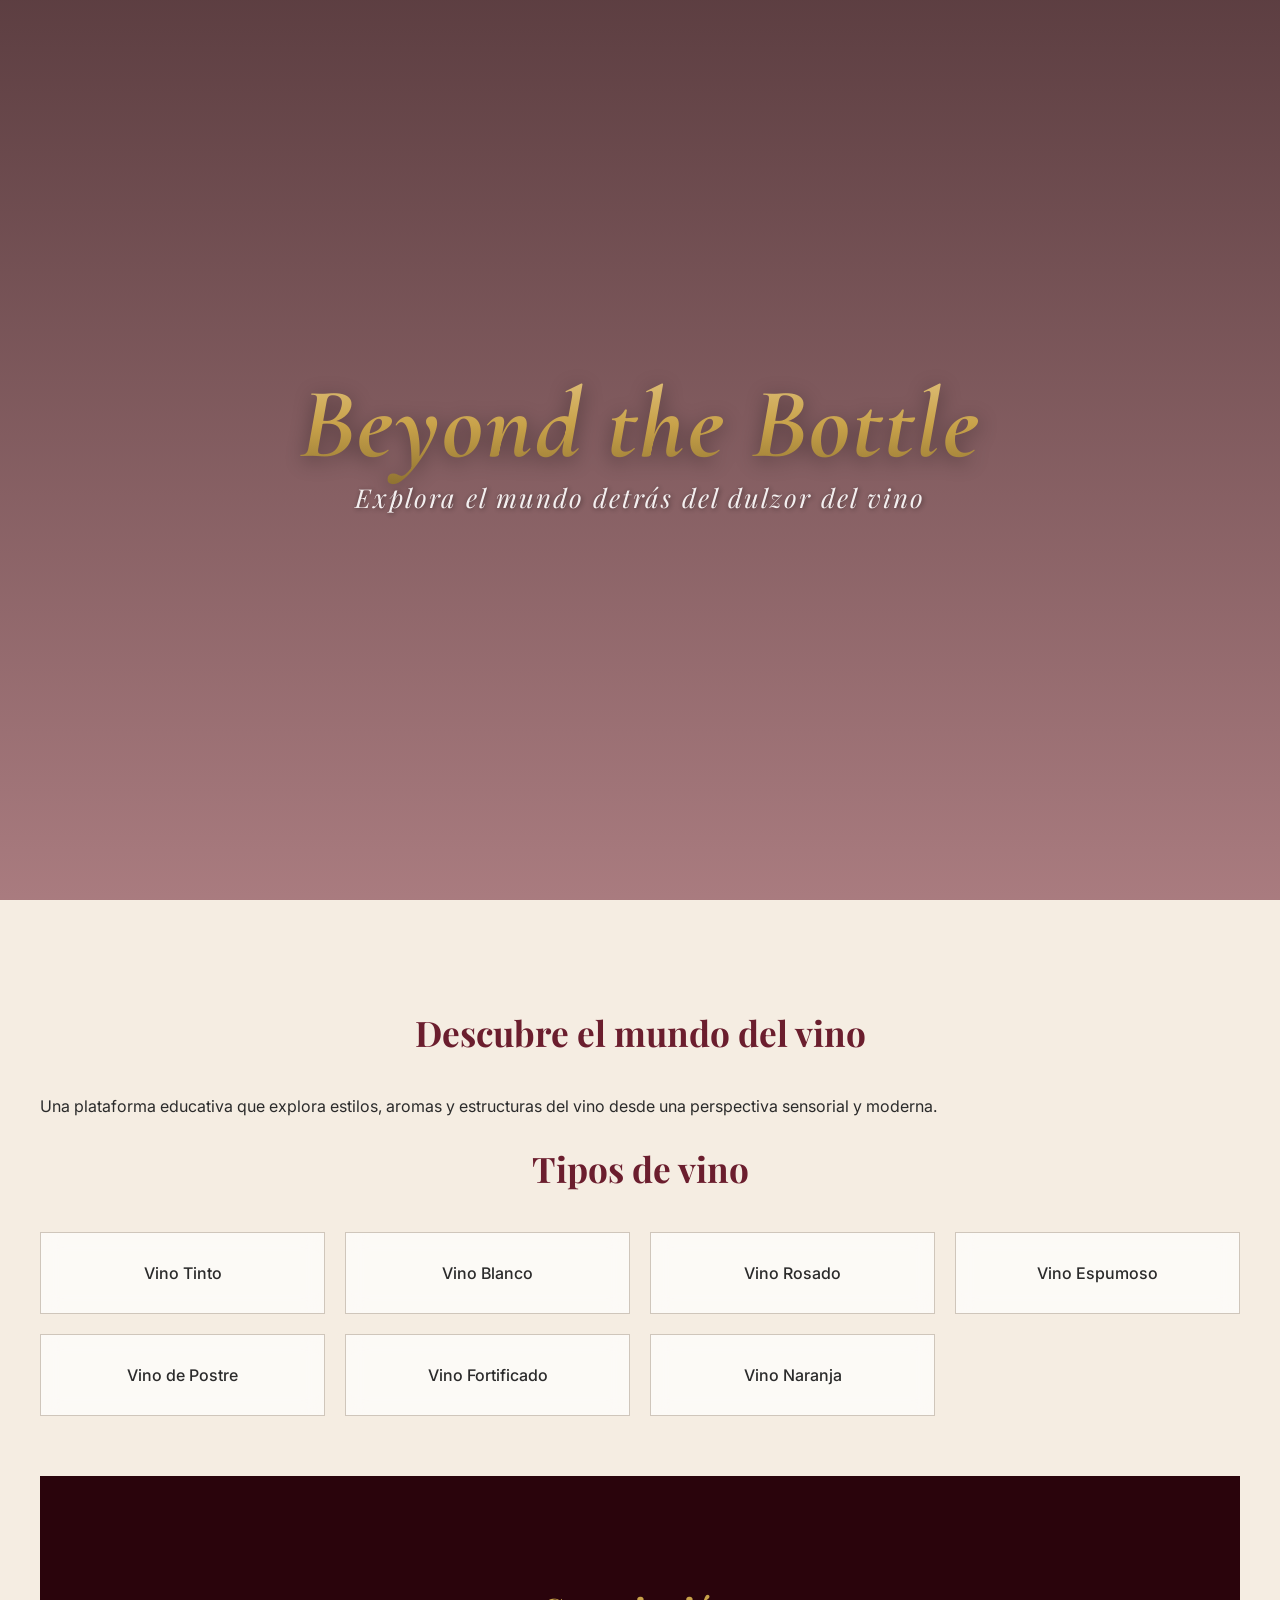
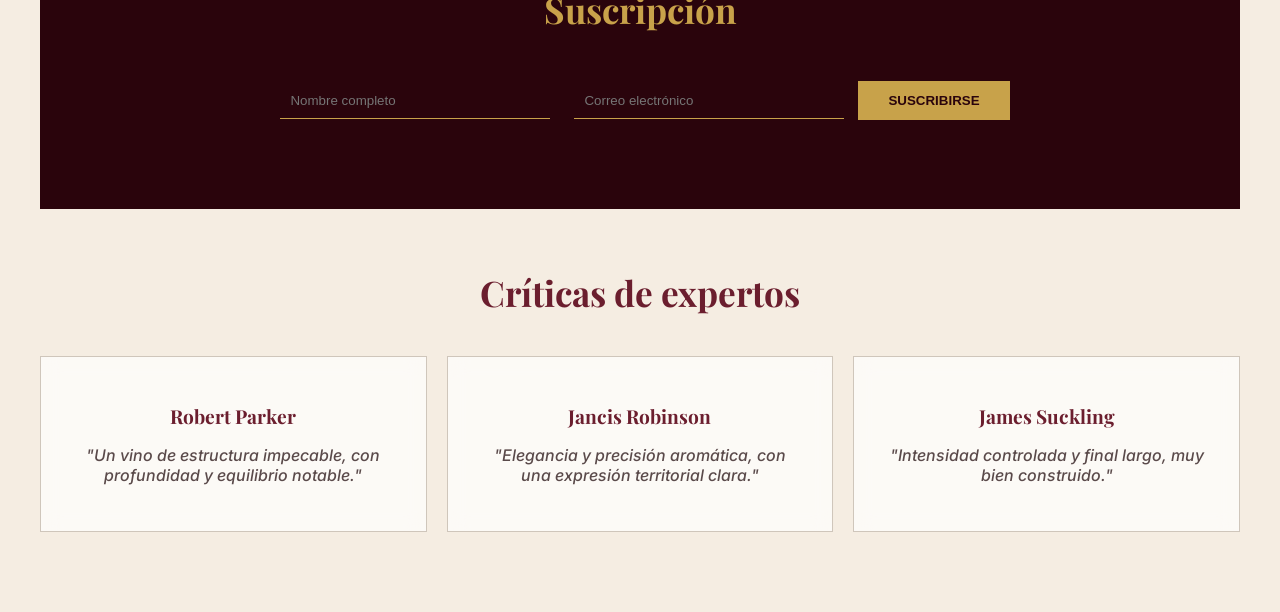
<file: index.html>
<!DOCTYPE html>
<html lang="es">
<head>
    <meta charset="UTF-8">
    <meta name="viewport" content="width=device-width, initial-scale=1.0">
    <title>Beyond the Bottle</title>
    <!-- Fuentes -->
    <link href="https://fonts.googleapis.com/css2?family=Playfair+Display:ital,wght@0,500;0,600;1,400&family=Inter:wght@300;400;500&family=Cormorant:ital,wght@1,500;1,600;1,700&display=swap" rel="stylesheet">
    <link rel="stylesheet" href="styles.css">
</head>
<body>
<header class="hero">
    <div class="hero-content">
        <h1>Beyond the Bottle</h1>
        <p>Explora el mundo detrás del dulzor del vino</p>
    </div>
</header>
<main class="container">
    <section class="intro">
        <h2>Descubre el mundo del vino</h2>
        <p>
            Una plataforma educativa que explora estilos, aromas y estructuras del vino desde una perspectiva sensorial y moderna.
        </p>
    </section>
    <!-- TIPOS DE VINO -->
    <section>
        <h2>Tipos de vino</h2>
        <div class="cards">
            <a class="card" href="tinto.html">Vino Tinto</a>
            <a class="card" href="blanco.html">Vino Blanco</a>
            <a class="card" href="rosado.html">Vino Rosado</a>
            <a class="card" href="espumoso.html">Vino Espumoso</a>
            <a class="card" href="postre.html">Vino de Postre</a>
            <a class="card" href="fortificado.html">Vino Fortificado</a>
            <a class="card" href="naranja.html">Vino Naranja</a>
        </div>
    </section>
    <!-- NEWSLETTER -->
    <section class="newsletter">
        <h2>Suscripción</h2>
        <div class="newsletter-form">
            <input type="text" id="nombre" placeholder="Nombre completo">
            <input type="email" id="correo" placeholder="Correo electrónico">
            <button onclick="suscribir()">Suscribirse</button>
        </div>
    </section>
    <!-- CRÍTICAS -->
    <section>
        <h2>Críticas de expertos</h2>
        <div id="criticas" class="cards"></div>
    </section>
</main>
<script src="script.js"></script>
</body>
</html>
</file>
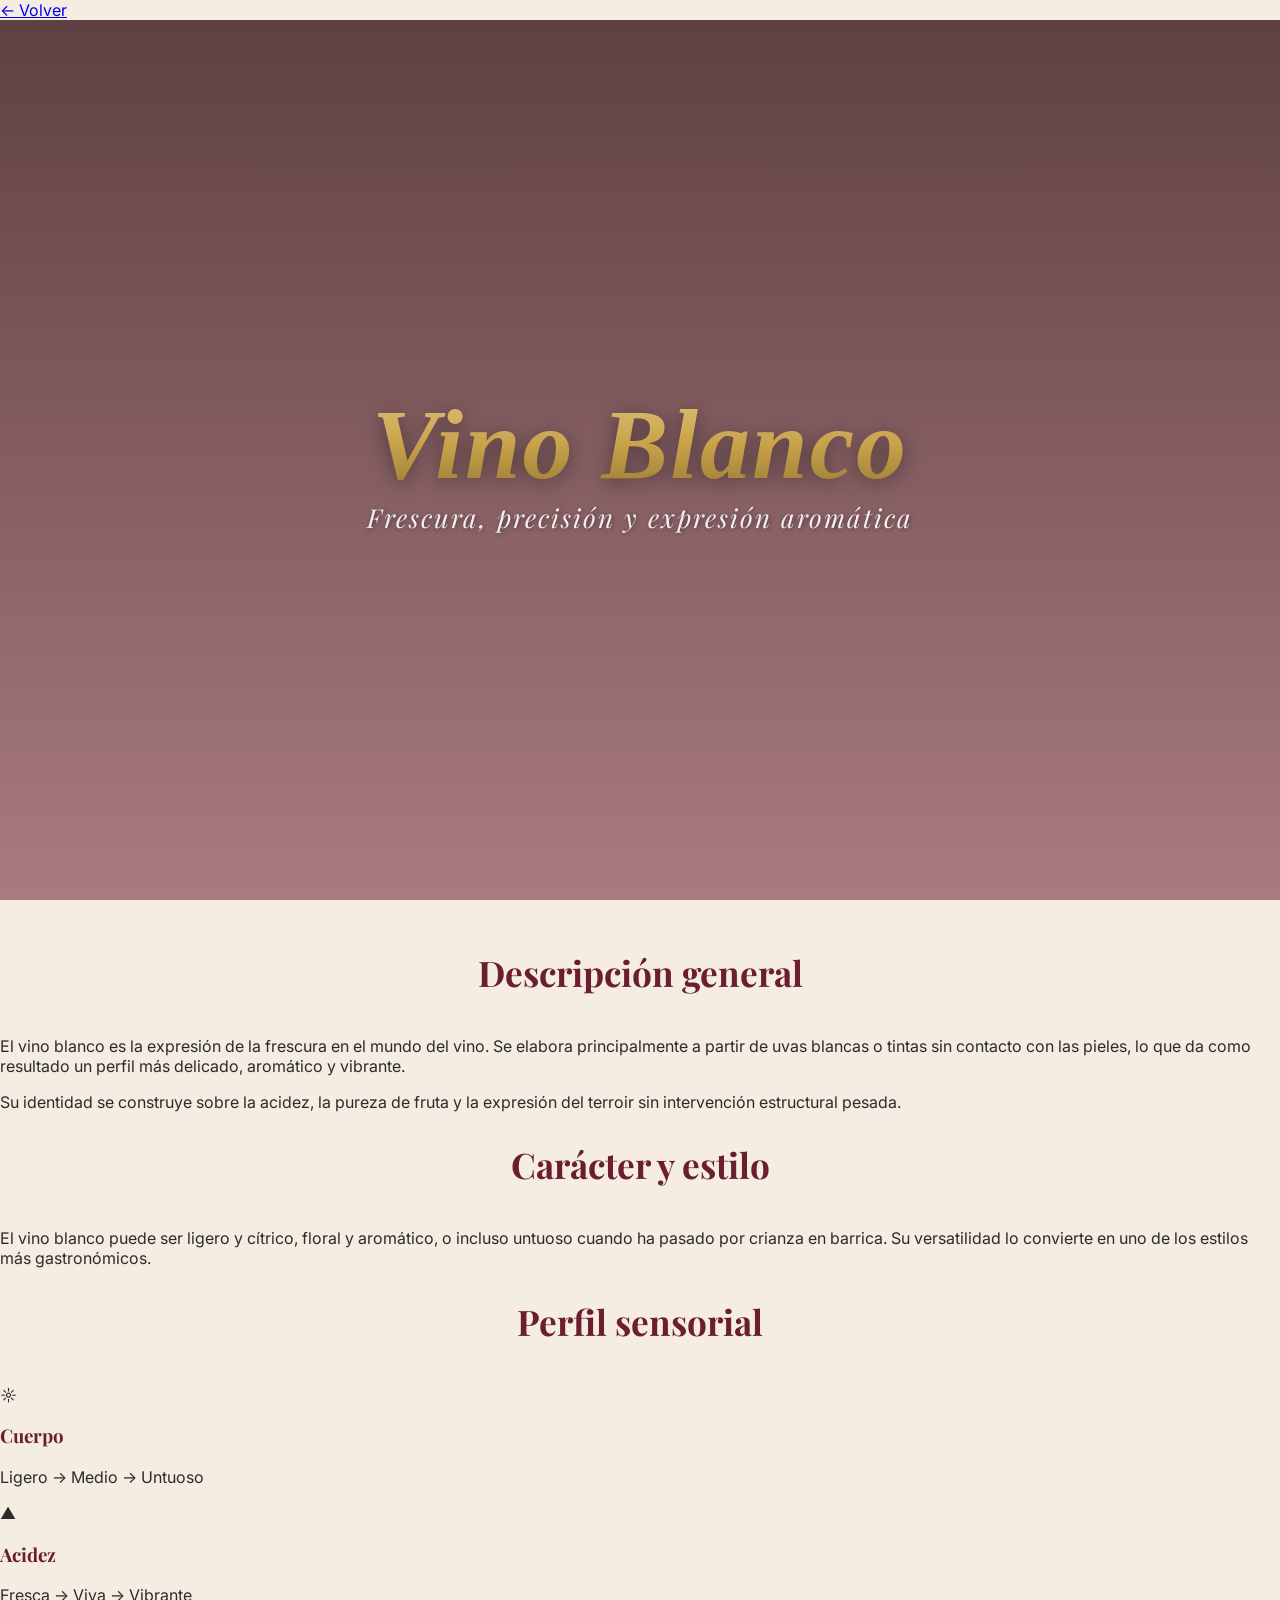
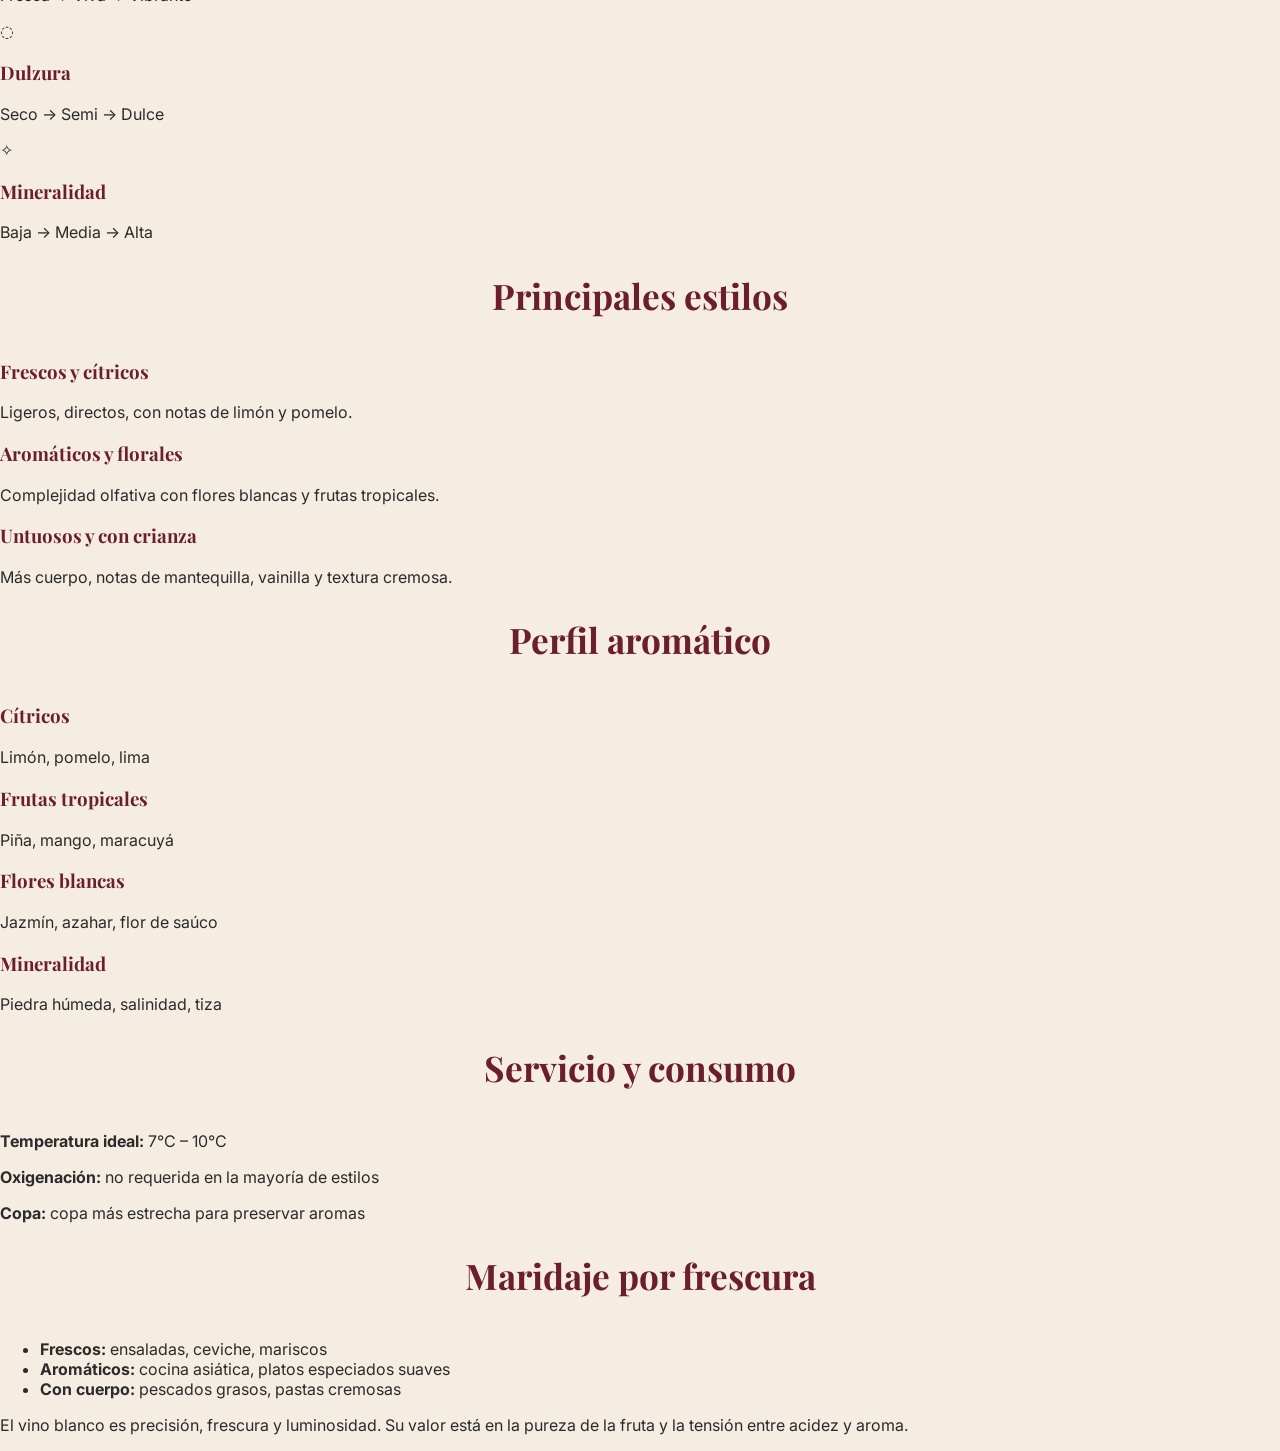
<file: blanco.html>
<!DOCTYPE html>
<html lang="es">
<head>
<meta charset="UTF-8">
<title>Vino Blanco</title>

<link href="https://fonts.googleapis.com/css2?family=Playfair+Display:wght@500;600&family=Inter:wght@300;400;500&display=swap" rel="stylesheet">

<link rel="stylesheet" href="styles.css">
</head>

<body>

<a class="back" href="index.html">← Volver</a>

<header class="hero">
    <div class="hero-content">
        <h1>Vino Blanco</h1>
        <p>Frescura, precisión y expresión aromática</p>
    </div>
</header>

<main class="wine-container">

<!-- =========================
     INTRO
========================= -->

<section>

<h2>Descripción general</h2>

<p>
El vino blanco es la expresión de la frescura en el mundo del vino.
Se elabora principalmente a partir de uvas blancas o tintas sin contacto con las pieles,
lo que da como resultado un perfil más delicado, aromático y vibrante.
</p>

<p>
Su identidad se construye sobre la acidez, la pureza de fruta y la expresión del terroir sin intervención estructural pesada.
</p>

</section>

<!-- =========================
     CARÁCTER
========================= -->

<section>

<h2>Carácter y estilo</h2>

<p>
El vino blanco puede ser ligero y cítrico, floral y aromático, o incluso untuoso cuando ha pasado por crianza en barrica.
Su versatilidad lo convierte en uno de los estilos más gastronómicos.
</p>

</section>

<!-- =========================
     PERFIL SENSORIAL
========================= -->

<section>

<h2>Perfil sensorial</h2>

<div class="sensorial-grid">

<div class="sensorial-card">
    <div class="icon">☼</div>
    <h3>Cuerpo</h3>
    <div class="bar light"></div>
    <p>Ligero → Medio → Untuoso</p>
</div>

<div class="sensorial-card">
    <div class="icon">▲</div>
    <h3>Acidez</h3>
    <div class="bar strong"></div>
    <p>Fresca → Viva → Vibrante</p>
</div>

<div class="sensorial-card">
    <div class="icon">◌</div>
    <h3>Dulzura</h3>
    <div class="bar medium"></div>
    <p>Seco → Semi → Dulce</p>
</div>

<div class="sensorial-card">
    <div class="icon">✧</div>
    <h3>Mineralidad</h3>
    <div class="bar high"></div>
    <p>Baja → Media → Alta</p>
</div>

</div>

</section>

<!-- =========================
     ESTILOS
========================= -->

<section>

<h2>Principales estilos</h2>

<div class="styles">

<div class="style">
<h3>Frescos y cítricos</h3>
<p>Ligeros, directos, con notas de limón y pomelo.</p>
</div>

<div class="style">
<h3>Aromáticos y florales</h3>
<p>Complejidad olfativa con flores blancas y frutas tropicales.</p>
</div>

<div class="style">
<h3>Untuosos y con crianza</h3>
<p>Más cuerpo, notas de mantequilla, vainilla y textura cremosa.</p>
</div>

</div>

</section>

<!-- =========================
     AROMAS
========================= -->

<section>

<h2>Perfil aromático</h2>

<div class="aromas">

<div class="aroma">
<h3>Cítricos</h3>
<p>Limón, pomelo, lima</p>
</div>

<div class="aroma">
<h3>Frutas tropicales</h3>
<p>Piña, mango, maracuyá</p>
</div>

<div class="aroma">
<h3>Flores blancas</h3>
<p>Jazmín, azahar, flor de saúco</p>
</div>

<div class="aroma">
<h3>Mineralidad</h3>
<p>Piedra húmeda, salinidad, tiza</p>
</div>

</div>

</section>

<!-- =========================
     SERVICIO
========================= -->

<section class="dark-accent">

<h2>Servicio y consumo</h2>

<p><strong>Temperatura ideal:</strong> 7°C – 10°C</p>
<p><strong>Oxigenación:</strong> no requerida en la mayoría de estilos</p>
<p><strong>Copa:</strong> copa más estrecha para preservar aromas</p>

</section>

<!-- =========================
     MARIDAJE
========================= -->

<section>

<h2>Maridaje por frescura</h2>

<ul>
<li><strong>Frescos:</strong> ensaladas, ceviche, mariscos</li>
<li><strong>Aromáticos:</strong> cocina asiática, platos especiados suaves</li>
<li><strong>Con cuerpo:</strong> pescados grasos, pastas cremosas</li>
</ul>

</section>

<!-- =========================
     CIERRE
========================= -->

<section>

<p>
El vino blanco es precisión, frescura y luminosidad. Su valor está en la pureza de la fruta y la tensión entre acidez y aroma.
</p>

</section>

</main>

</body>
</html>
</file>
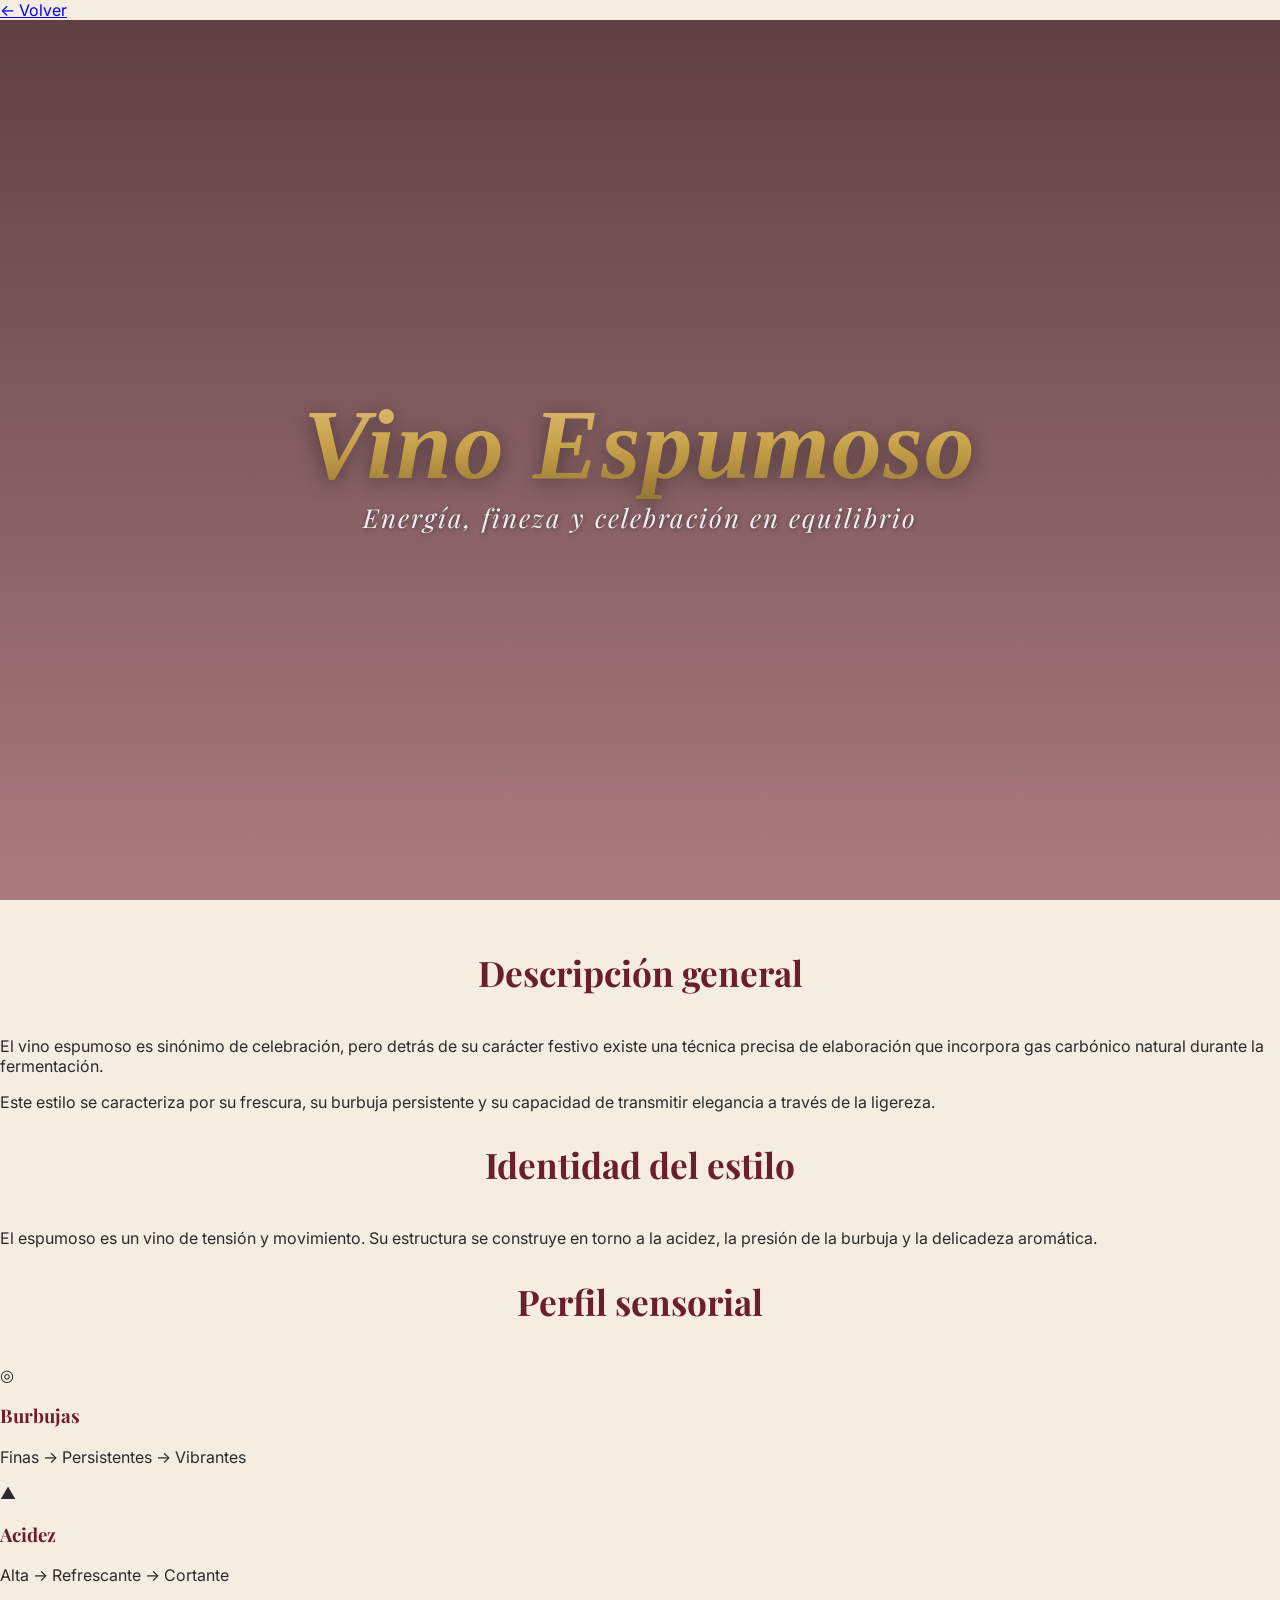
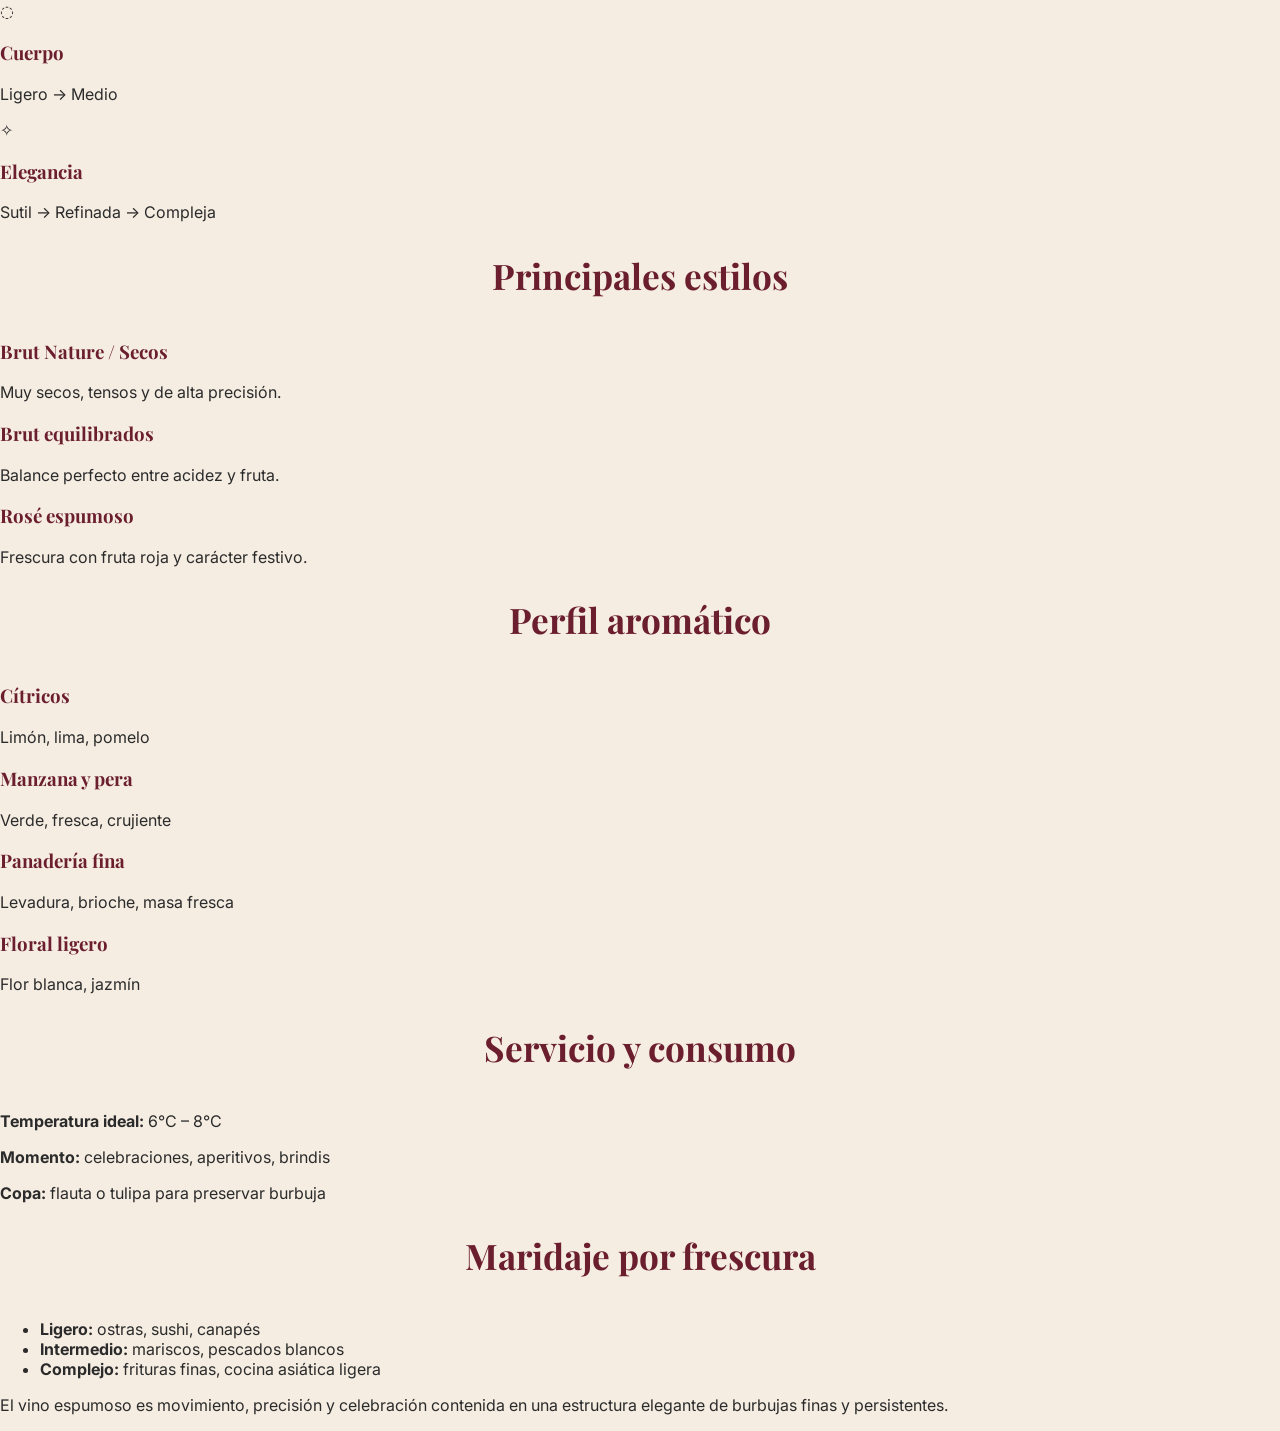
<file: espumoso.html>
<!DOCTYPE html>
<html lang="es">
<head>
<meta charset="UTF-8">
<title>Vino Espumoso</title>

<link href="https://fonts.googleapis.com/css2?family=Playfair+Display:wght@500;600&family=Inter:wght@300;400;500&display=swap" rel="stylesheet">

<link rel="stylesheet" href="styles.css">
</head>

<body>

<a class="back" href="index.html">← Volver</a>

<header class="hero">
    <div class="hero-content">
        <h1>Vino Espumoso</h1>
        <p>Energía, fineza y celebración en equilibrio</p>
    </div>
</header>

<main class="wine-container">

<!-- =========================
     INTRO
========================= -->

<section>

<h2>Descripción general</h2>

<p>
El vino espumoso es sinónimo de celebración, pero detrás de su carácter festivo existe una técnica precisa de elaboración que incorpora gas carbónico natural durante la fermentación.
</p>

<p>
Este estilo se caracteriza por su frescura, su burbuja persistente y su capacidad de transmitir elegancia a través de la ligereza.
</p>

</section>

<!-- =========================
     IDENTIDAD
========================= -->

<section>

<h2>Identidad del estilo</h2>

<p>
El espumoso es un vino de tensión y movimiento. Su estructura se construye en torno a la acidez, la presión de la burbuja y la delicadeza aromática.
</p>

</section>

<!-- =========================
     PERFIL SENSORIAL
========================= -->

<section>

<h2>Perfil sensorial</h2>

<div class="sensorial-grid">

<div class="sensorial-card">
    <div class="icon">◎</div>
    <h3>Burbujas</h3>
    <div class="bar strong"></div>
    <p>Finas → Persistentes → Vibrantes</p>
</div>

<div class="sensorial-card">
    <div class="icon">▲</div>
    <h3>Acidez</h3>
    <div class="bar strong"></div>
    <p>Alta → Refrescante → Cortante</p>
</div>

<div class="sensorial-card">
    <div class="icon">◌</div>
    <h3>Cuerpo</h3>
    <div class="bar light"></div>
    <p>Ligero → Medio</p>
</div>

<div class="sensorial-card">
    <div class="icon">✧</div>
    <h3>Elegancia</h3>
    <div class="bar medium"></div>
    <p>Sutil → Refinada → Compleja</p>
</div>

</div>

</section>

<!-- =========================
     ESTILOS
========================= -->

<section>

<h2>Principales estilos</h2>

<div class="styles">

<div class="style">
<h3>Brut Nature / Secos</h3>
<p>Muy secos, tensos y de alta precisión.</p>
</div>

<div class="style">
<h3>Brut equilibrados</h3>
<p>Balance perfecto entre acidez y fruta.</p>
</div>

<div class="style">
<h3>Rosé espumoso</h3>
<p>Frescura con fruta roja y carácter festivo.</p>
</div>

</div>

</section>

<!-- =========================
     AROMAS
========================= -->

<section>

<h2>Perfil aromático</h2>

<div class="aromas">

<div class="aroma">
<h3>Cítricos</h3>
<p>Limón, lima, pomelo</p>
</div>

<div class="aroma">
<h3>Manzana y pera</h3>
<p>Verde, fresca, crujiente</p>
</div>

<div class="aroma">
<h3>Panadería fina</h3>
<p>Levadura, brioche, masa fresca</p>
</div>

<div class="aroma">
<h3>Floral ligero</h3>
<p>Flor blanca, jazmín</p>
</div>

</div>

</section>

<!-- =========================
     SERVICIO
========================= -->

<section class="dark-accent">

<h2>Servicio y consumo</h2>

<p><strong>Temperatura ideal:</strong> 6°C – 8°C</p>
<p><strong>Momento:</strong> celebraciones, aperitivos, brindis</p>
<p><strong>Copa:</strong> flauta o tulipa para preservar burbuja</p>

</section>

<!-- =========================
     MARIDAJE
========================= -->

<section>

<h2>Maridaje por frescura</h2>

<ul>
<li><strong>Ligero:</strong> ostras, sushi, canapés</li>
<li><strong>Intermedio:</strong> mariscos, pescados blancos</li>
<li><strong>Complejo:</strong> frituras finas, cocina asiática ligera</li>
</ul>

</section>

<!-- =========================
     CIERRE
========================= -->

<section>

<p>
El vino espumoso es movimiento, precisión y celebración contenida en una estructura elegante de burbujas finas y persistentes.
</p>

</section>

</main>

</body>
</html>
</file>
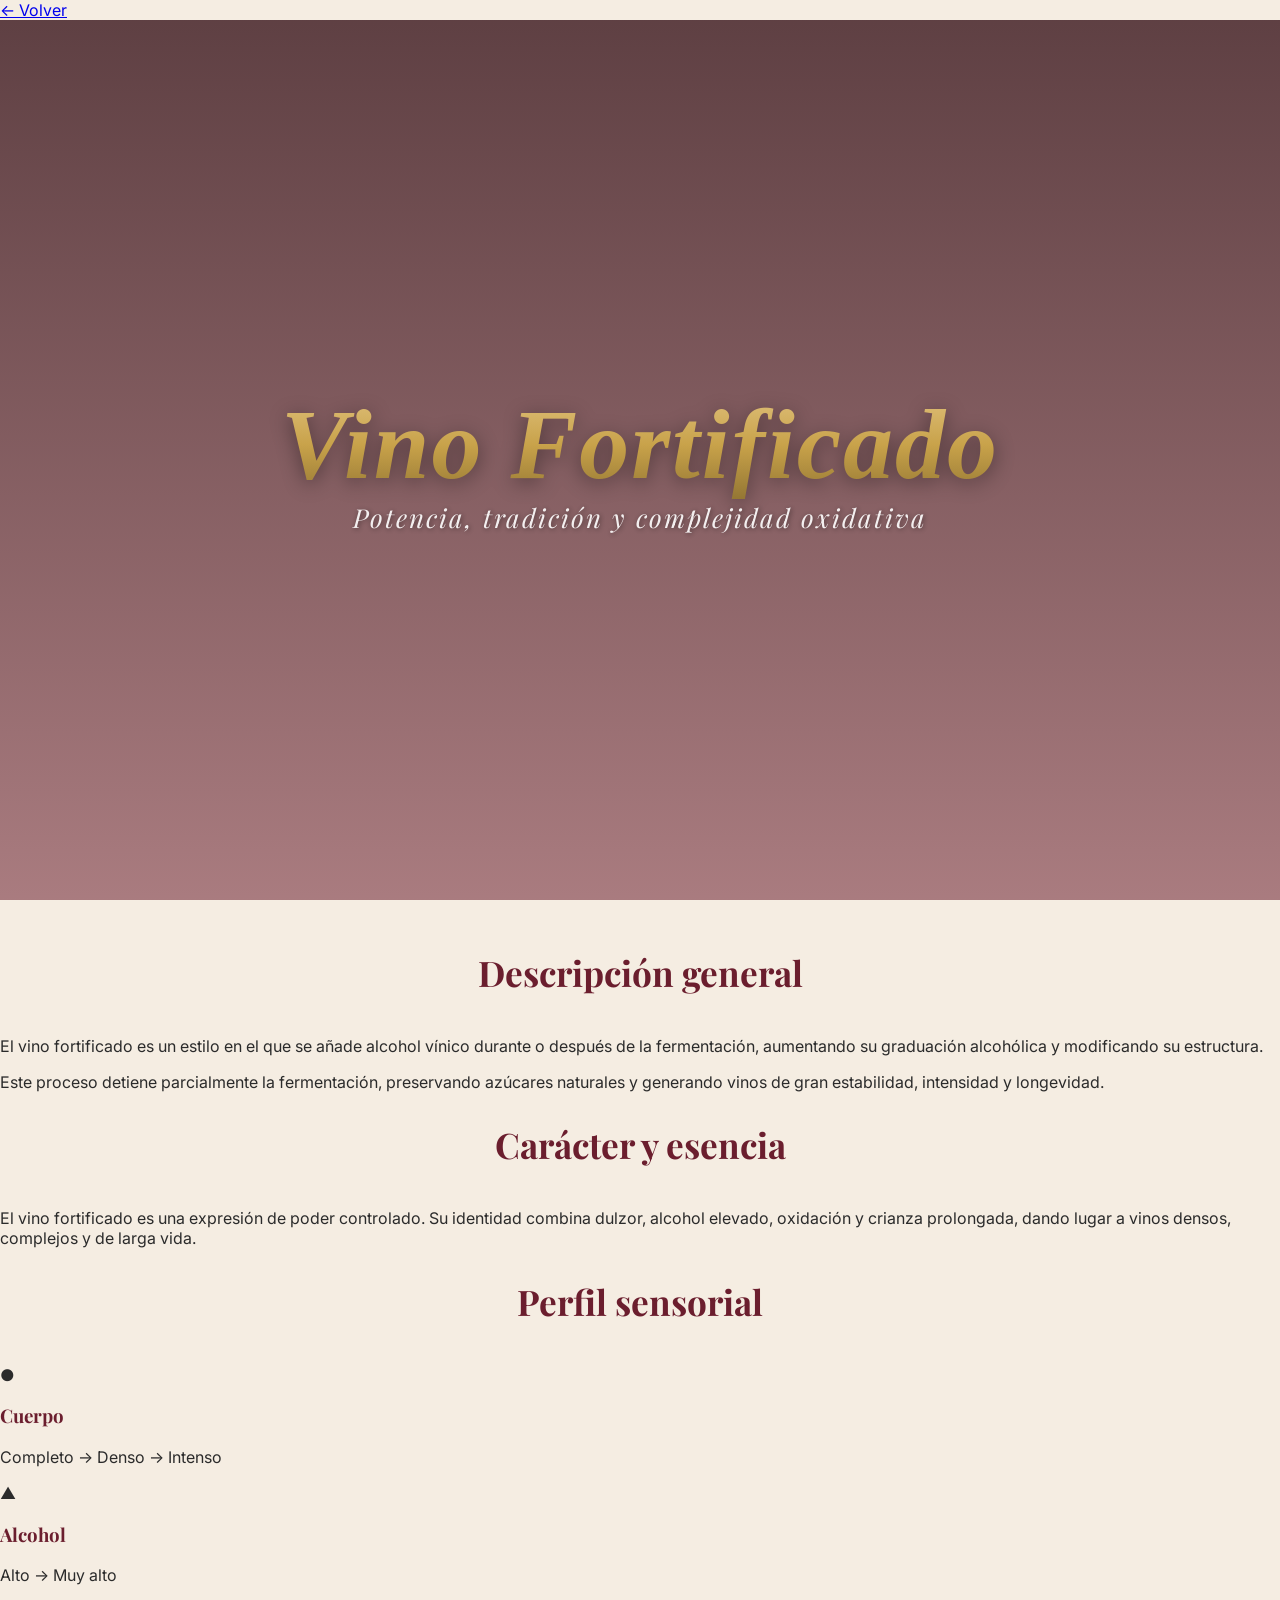
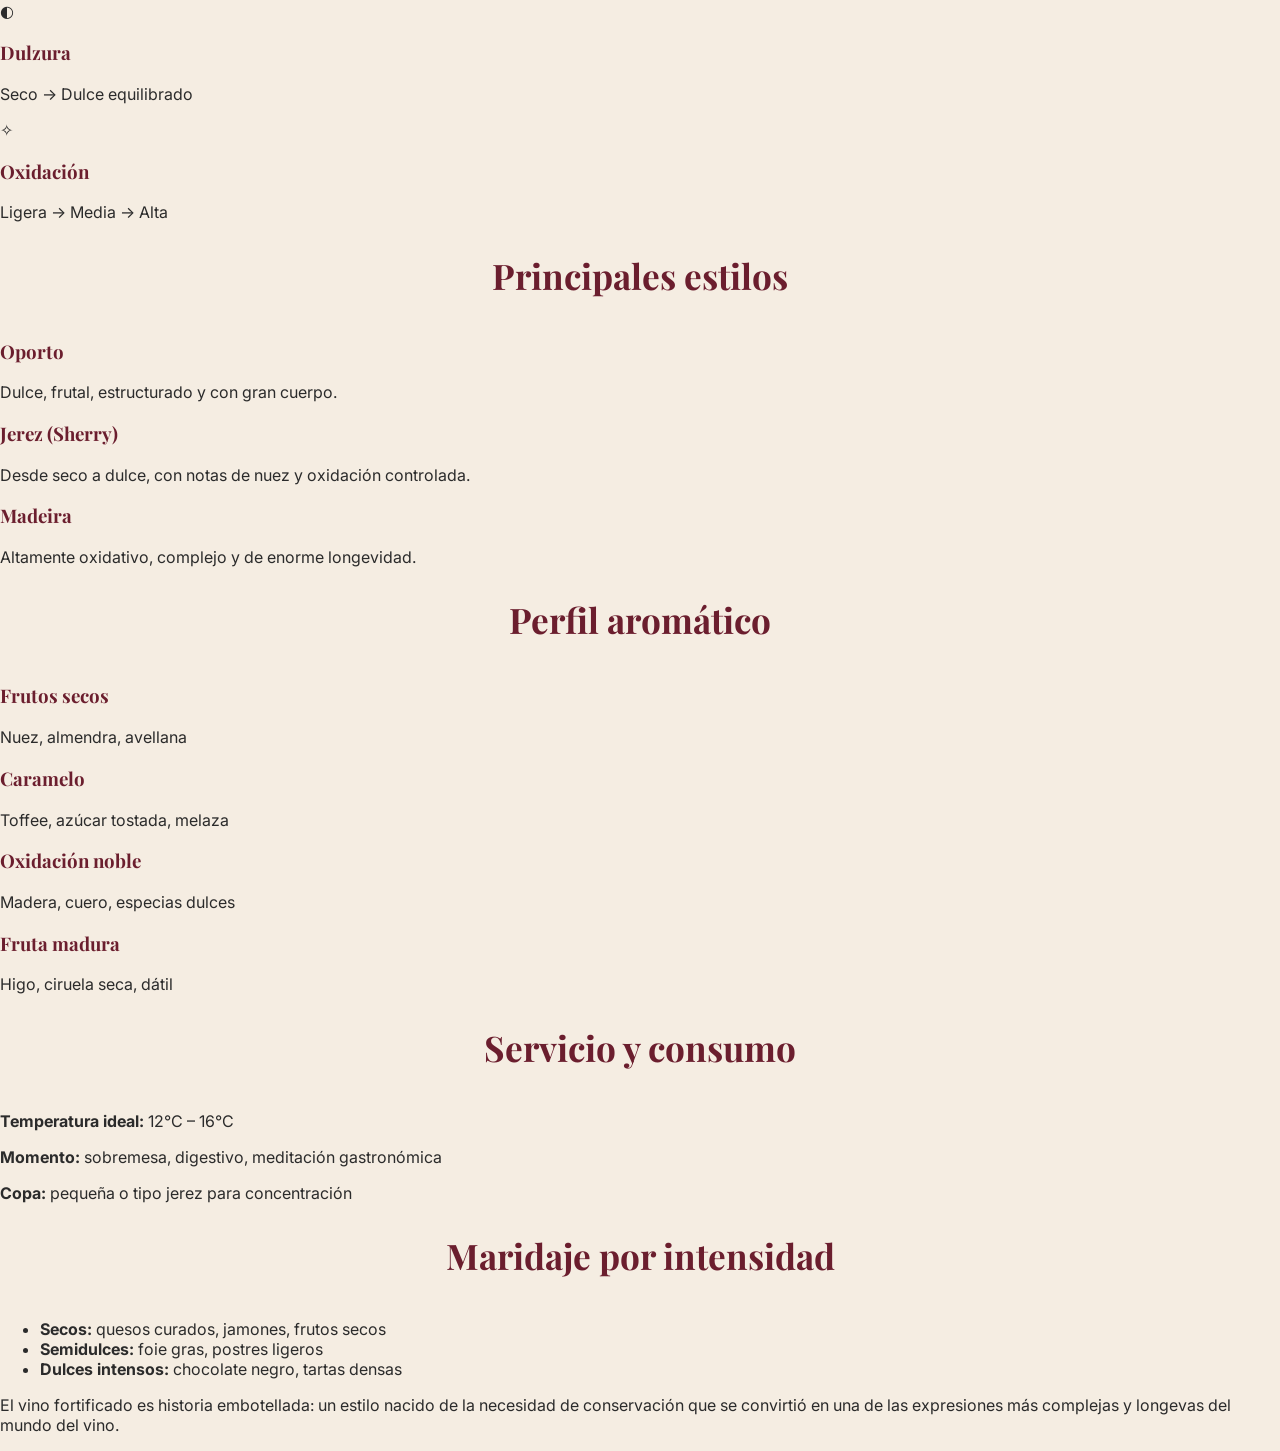
<file: fortificado.html>
<!DOCTYPE html>
<html lang="es">
<head>
<meta charset="UTF-8">
<title>Vino Fortificado</title>

<link href="https://fonts.googleapis.com/css2?family=Playfair+Display:wght@500;600&family=Inter:wght@300;400;500&display=swap" rel="stylesheet">

<link rel="stylesheet" href="styles.css">
</head>

<body>

<a class="back" href="index.html">← Volver</a>

<header class="hero">
    <div class="hero-content">
        <h1>Vino Fortificado</h1>
        <p>Potencia, tradición y complejidad oxidativa</p>
    </div>
</header>

<main class="wine-container">

<!-- =========================
     INTRO
========================= -->

<section>

<h2>Descripción general</h2>

<p>
El vino fortificado es un estilo en el que se añade alcohol vínico durante o después de la fermentación,
aumentando su graduación alcohólica y modificando su estructura.
</p>

<p>
Este proceso detiene parcialmente la fermentación, preservando azúcares naturales y generando vinos de gran estabilidad, intensidad y longevidad.
</p>

</section>

<!-- =========================
     IDENTIDAD
========================= -->

<section>

<h2>Carácter y esencia</h2>

<p>
El vino fortificado es una expresión de poder controlado. Su identidad combina dulzor, alcohol elevado,
oxidación y crianza prolongada, dando lugar a vinos densos, complejos y de larga vida.
</p>

</section>

<!-- =========================
     PERFIL SENSORIAL
========================= -->

<section>

<h2>Perfil sensorial</h2>

<div class="sensorial-grid">

<div class="sensorial-card">
    <div class="icon">●</div>
    <h3>Cuerpo</h3>
    <div class="bar strong"></div>
    <p>Completo → Denso → Intenso</p>
</div>

<div class="sensorial-card">
    <div class="icon">▲</div>
    <h3>Alcohol</h3>
    <div class="bar strong"></div>
    <p>Alto → Muy alto</p>
</div>

<div class="sensorial-card">
    <div class="icon">◐</div>
    <h3>Dulzura</h3>
    <div class="bar medium"></div>
    <p>Seco → Dulce equilibrado</p>
</div>

<div class="sensorial-card">
    <div class="icon">✧</div>
    <h3>Oxidación</h3>
    <div class="bar high"></div>
    <p>Ligera → Media → Alta</p>
</div>

</div>

</section>

<!-- =========================
     ESTILOS
========================= -->

<section>

<h2>Principales estilos</h2>

<div class="styles">

<div class="style">
<h3>Oporto</h3>
<p>Dulce, frutal, estructurado y con gran cuerpo.</p>
</div>

<div class="style">
<h3>Jerez (Sherry)</h3>
<p>Desde seco a dulce, con notas de nuez y oxidación controlada.</p>
</div>

<div class="style">
<h3>Madeira</h3>
<p>Altamente oxidativo, complejo y de enorme longevidad.</p>
</div>

</div>

</section>

<!-- =========================
     AROMAS
========================= -->

<section>

<h2>Perfil aromático</h2>

<div class="aromas">

<div class="aroma">
<h3>Frutos secos</h3>
<p>Nuez, almendra, avellana</p>
</div>

<div class="aroma">
<h3>Caramelo</h3>
<p>Toffee, azúcar tostada, melaza</p>
</div>

<div class="aroma">
<h3>Oxidación noble</h3>
<p>Madera, cuero, especias dulces</p>
</div>

<div class="aroma">
<h3>Fruta madura</h3>
<p>Higo, ciruela seca, dátil</p>
</div>

</div>

</section>

<!-- =========================
     SERVICIO
========================= -->

<section class="dark-accent">

<h2>Servicio y consumo</h2>

<p><strong>Temperatura ideal:</strong> 12°C – 16°C</p>
<p><strong>Momento:</strong> sobremesa, digestivo, meditación gastronómica</p>
<p><strong>Copa:</strong> pequeña o tipo jerez para concentración</p>

</section>

<!-- =========================
     MARIDAJE
========================= -->

<section>

<h2>Maridaje por intensidad</h2>

<ul>
<li><strong>Secos:</strong> quesos curados, jamones, frutos secos</li>
<li><strong>Semidulces:</strong> foie gras, postres ligeros</li>
<li><strong>Dulces intensos:</strong> chocolate negro, tartas densas</li>
</ul>

</section>

<!-- =========================
     CIERRE
========================= -->

<section>

<p>
El vino fortificado es historia embotellada: un estilo nacido de la necesidad de conservación que se convirtió en una de las expresiones más complejas y longevas del mundo del vino.
</p>

</section>

</main>

</body>
</html>
</file>
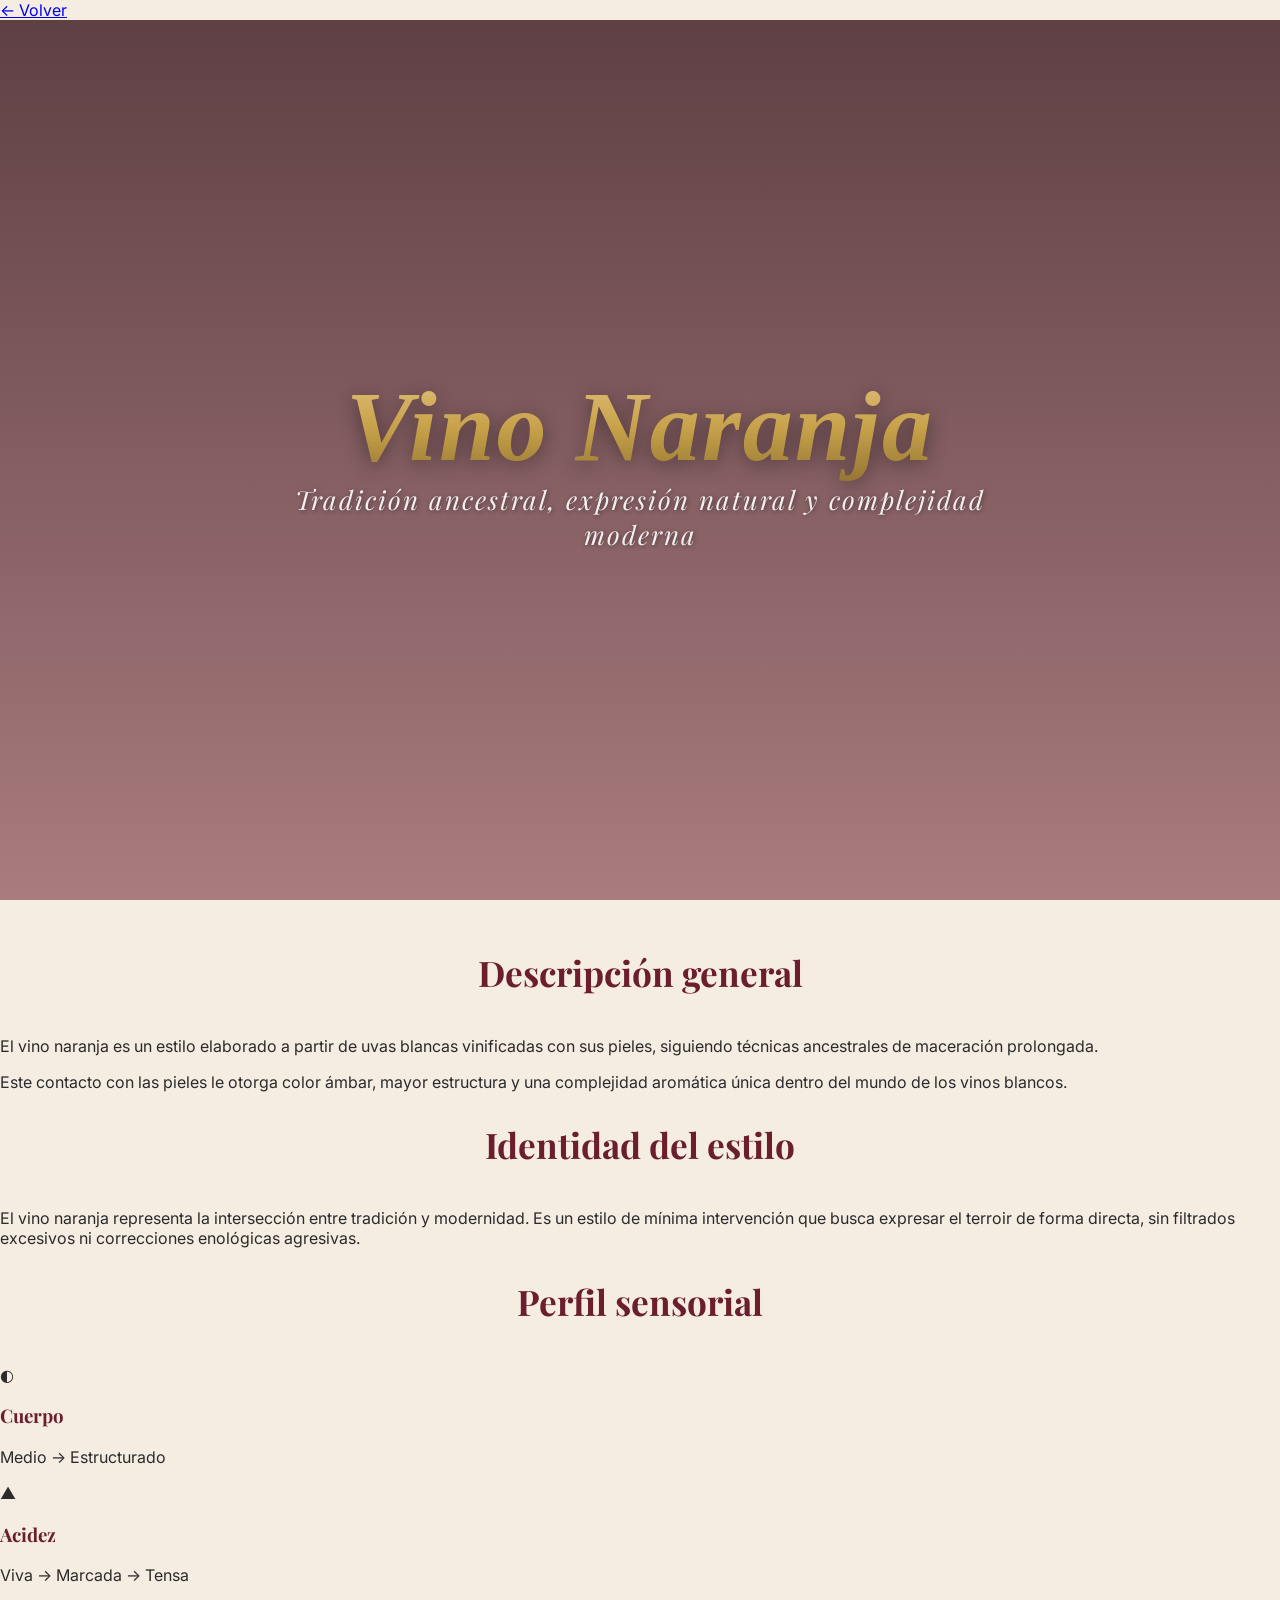
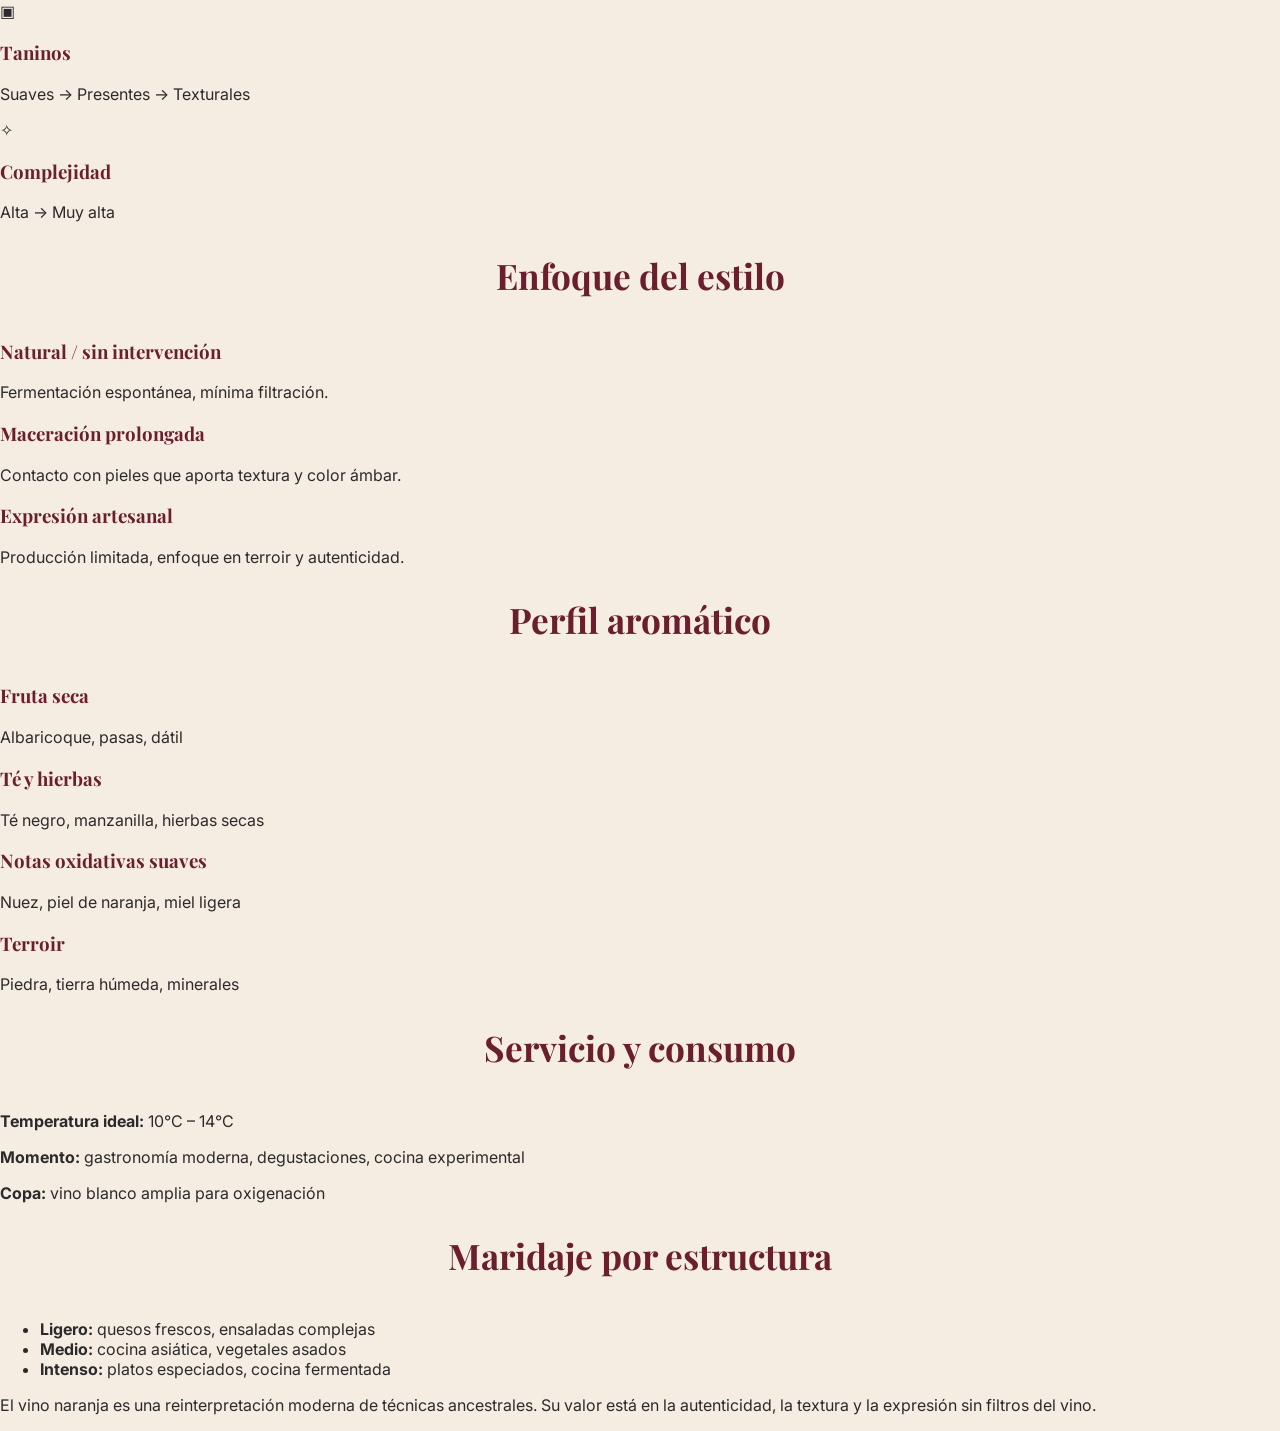
<file: naranja.html>
<!DOCTYPE html>
<html lang="es">
<head>
<meta charset="UTF-8">
<title>Vino Naranja</title>

<link href="https://fonts.googleapis.com/css2?family=Playfair+Display:wght@500;600&family=Inter:wght@300;400;500&display=swap" rel="stylesheet">

<link rel="stylesheet" href="styles.css">
</head>

<body>

<a class="back" href="index.html">← Volver</a>

<header class="hero">
    <div class="hero-content">
        <h1>Vino Naranja</h1>
        <p>Tradición ancestral, expresión natural y complejidad moderna</p>
    </div>
</header>

<main class="wine-container">

<!-- =========================
     INTRO
========================= -->

<section>

<h2>Descripción general</h2>

<p>
El vino naranja es un estilo elaborado a partir de uvas blancas vinificadas con sus pieles,
siguiendo técnicas ancestrales de maceración prolongada.
</p>

<p>
Este contacto con las pieles le otorga color ámbar, mayor estructura y una complejidad aromática única dentro del mundo de los vinos blancos.
</p>

</section>

<!-- =========================
     IDENTIDAD
========================= -->

<section>

<h2>Identidad del estilo</h2>

<p>
El vino naranja representa la intersección entre tradición y modernidad.
Es un estilo de mínima intervención que busca expresar el terroir de forma directa, sin filtrados excesivos ni correcciones enológicas agresivas.
</p>

</section>

<!-- =========================
     PERFIL SENSORIAL
========================= -->

<section>

<h2>Perfil sensorial</h2>

<div class="sensorial-grid">

<div class="sensorial-card">
    <div class="icon">◐</div>
    <h3>Cuerpo</h3>
    <div class="bar medium"></div>
    <p>Medio → Estructurado</p>
</div>

<div class="sensorial-card">
    <div class="icon">▲</div>
    <h3>Acidez</h3>
    <div class="bar high"></div>
    <p>Viva → Marcada → Tensa</p>
</div>

<div class="sensorial-card">
    <div class="icon">▣</div>
    <h3>Taninos</h3>
    <div class="bar medium"></div>
    <p>Suaves → Presentes → Texturales</p>
</div>

<div class="sensorial-card">
    <div class="icon">✧</div>
    <h3>Complejidad</h3>
    <div class="bar strong"></div>
    <p>Alta → Muy alta</p>
</div>

</div>

</section>

<!-- =========================
     ESTILOS
========================= -->

<section>

<h2>Enfoque del estilo</h2>

<div class="styles">

<div class="style">
<h3>Natural / sin intervención</h3>
<p>Fermentación espontánea, mínima filtración.</p>
</div>

<div class="style">
<h3>Maceración prolongada</h3>
<p>Contacto con pieles que aporta textura y color ámbar.</p>
</div>

<div class="style">
<h3>Expresión artesanal</h3>
<p>Producción limitada, enfoque en terroir y autenticidad.</p>
</div>

</div>

</section>

<!-- =========================
     AROMAS
========================= -->

<section>

<h2>Perfil aromático</h2>

<div class="aromas">

<div class="aroma">
<h3>Fruta seca</h3>
<p>Albaricoque, pasas, dátil</p>
</div>

<div class="aroma">
<h3>Té y hierbas</h3>
<p>Té negro, manzanilla, hierbas secas</p>
</div>

<div class="aroma">
<h3>Notas oxidativas suaves</h3>
<p>Nuez, piel de naranja, miel ligera</p>
</div>

<div class="aroma">
<h3>Terroir</h3>
<p>Piedra, tierra húmeda, minerales</p>
</div>

</div>

</section>

<!-- =========================
     SERVICIO
========================= -->

<section class="dark-accent">

<h2>Servicio y consumo</h2>

<p><strong>Temperatura ideal:</strong> 10°C – 14°C</p>
<p><strong>Momento:</strong> gastronomía moderna, degustaciones, cocina experimental</p>
<p><strong>Copa:</strong> vino blanco amplia para oxigenación</p>

</section>

<!-- =========================
     MARIDAJE
========================= -->

<section>

<h2>Maridaje por estructura</h2>

<ul>
<li><strong>Ligero:</strong> quesos frescos, ensaladas complejas</li>
<li><strong>Medio:</strong> cocina asiática, vegetales asados</li>
<li><strong>Intenso:</strong> platos especiados, cocina fermentada</li>
</ul>

</section>

<!-- =========================
     CIERRE
========================= -->

<section>

<p>
El vino naranja es una reinterpretación moderna de técnicas ancestrales. Su valor está en la autenticidad, la textura y la expresión sin filtros del vino.
</p>

</section>

</main>

</body>
</html>
</file>
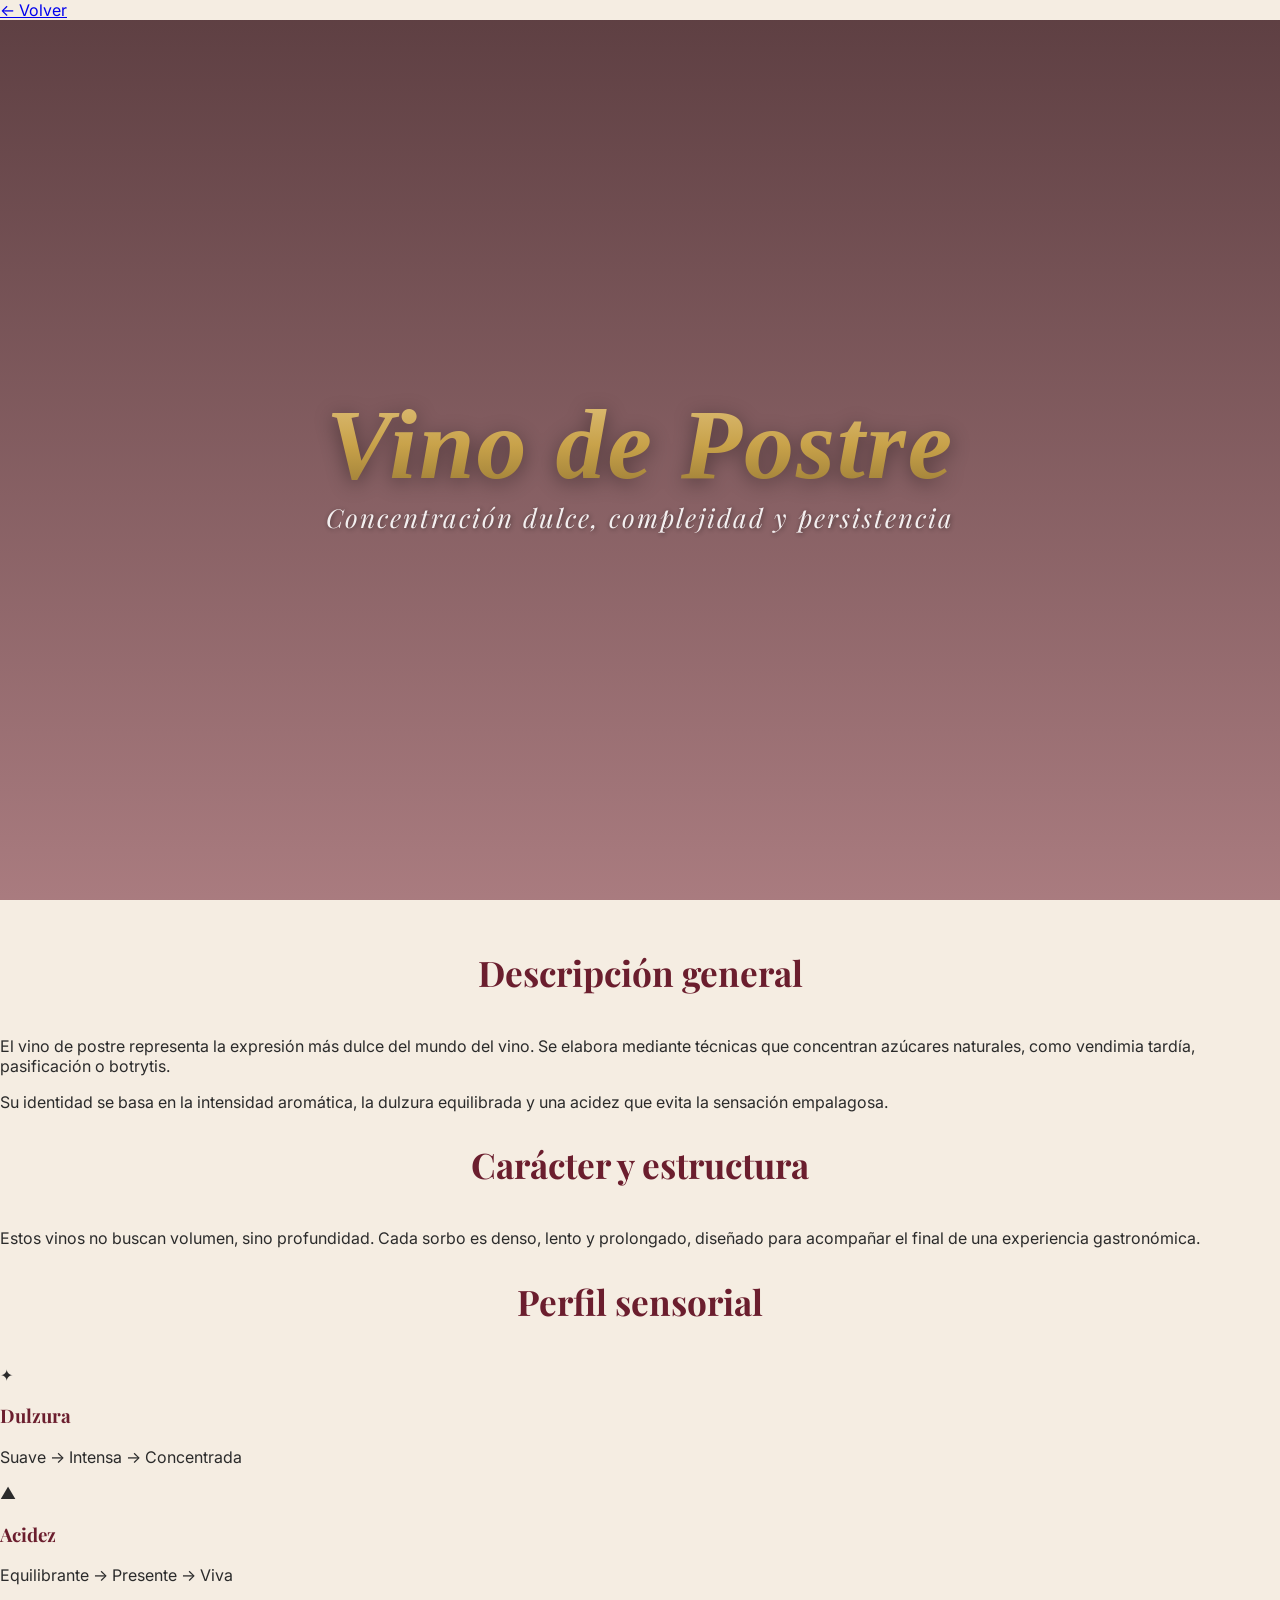
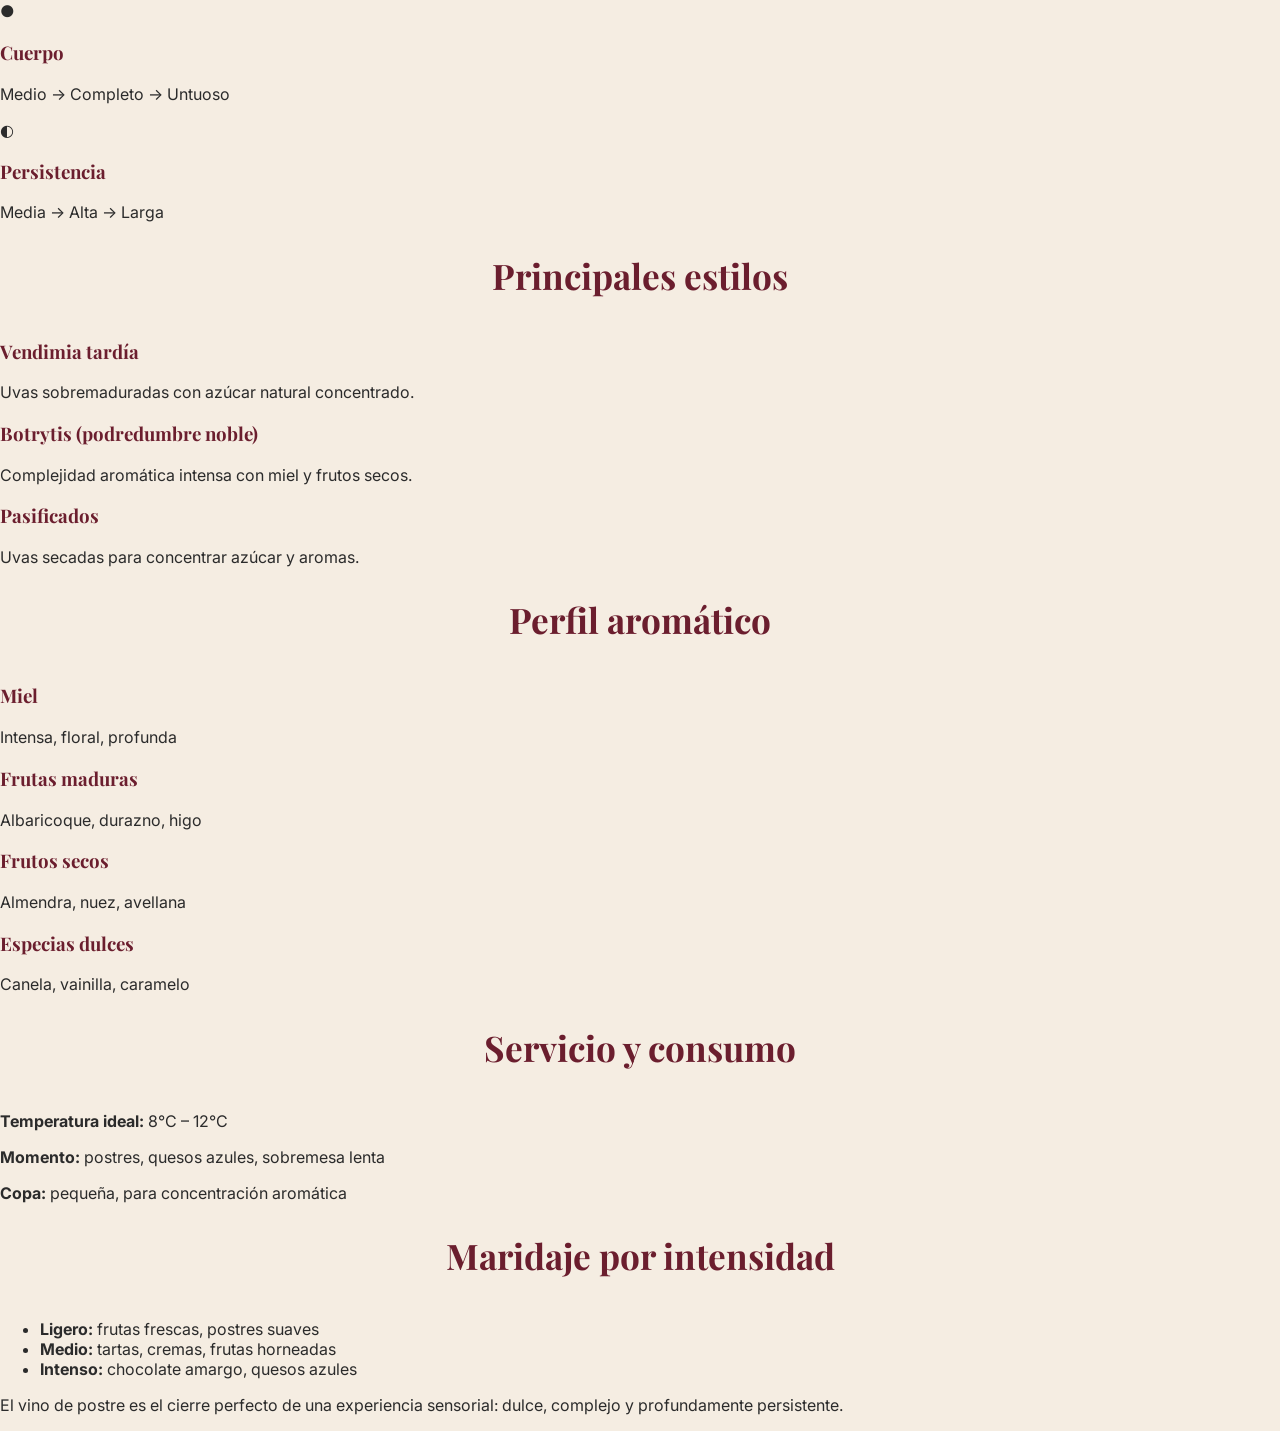
<file: postre.html>
<!DOCTYPE html>
<html lang="es">
<head>
<meta charset="UTF-8">
<title>Vino de Postre</title>

<link href="https://fonts.googleapis.com/css2?family=Playfair+Display:wght@500;600&family=Inter:wght@300;400;500&display=swap" rel="stylesheet">

<link rel="stylesheet" href="styles.css">
</head>

<body>

<a class="back" href="index.html">← Volver</a>

<header class="hero">
    <div class="hero-content">
        <h1>Vino de Postre</h1>
        <p>Concentración dulce, complejidad y persistencia</p>
    </div>
</header>

<main class="wine-container">

<!-- =========================
     INTRO
========================= -->

<section>

<h2>Descripción general</h2>

<p>
El vino de postre representa la expresión más dulce del mundo del vino.
Se elabora mediante técnicas que concentran azúcares naturales, como vendimia tardía, pasificación o botrytis.
</p>

<p>
Su identidad se basa en la intensidad aromática, la dulzura equilibrada y una acidez que evita la sensación empalagosa.
</p>

</section>

<!-- =========================
     IDENTIDAD
========================= -->

<section>

<h2>Carácter y estructura</h2>

<p>
Estos vinos no buscan volumen, sino profundidad. Cada sorbo es denso, lento y prolongado,
diseñado para acompañar el final de una experiencia gastronómica.
</p>

</section>

<!-- =========================
     PERFIL SENSORIAL
========================= -->

<section>

<h2>Perfil sensorial</h2>

<div class="sensorial-grid">

<div class="sensorial-card">
    <div class="icon">✦</div>
    <h3>Dulzura</h3>
    <div class="bar strong"></div>
    <p>Suave → Intensa → Concentrada</p>
</div>

<div class="sensorial-card">
    <div class="icon">▲</div>
    <h3>Acidez</h3>
    <div class="bar medium"></div>
    <p>Equilibrante → Presente → Viva</p>
</div>

<div class="sensorial-card">
    <div class="icon">●</div>
    <h3>Cuerpo</h3>
    <div class="bar strong"></div>
    <p>Medio → Completo → Untuoso</p>
</div>

<div class="sensorial-card">
    <div class="icon">◐</div>
    <h3>Persistencia</h3>
    <div class="bar strong"></div>
    <p>Media → Alta → Larga</p>
</div>

</div>

</section>

<!-- =========================
     ESTILOS
========================= -->

<section>

<h2>Principales estilos</h2>

<div class="styles">

<div class="style">
<h3>Vendimia tardía</h3>
<p>Uvas sobremaduradas con azúcar natural concentrado.</p>
</div>

<div class="style">
<h3>Botrytis (podredumbre noble)</h3>
<p>Complejidad aromática intensa con miel y frutos secos.</p>
</div>

<div class="style">
<h3>Pasificados</h3>
<p>Uvas secadas para concentrar azúcar y aromas.</p>
</div>

</div>

</section>

<!-- =========================
     AROMAS
========================= -->

<section>

<h2>Perfil aromático</h2>

<div class="aromas">

<div class="aroma">
<h3>Miel</h3>
<p>Intensa, floral, profunda</p>
</div>

<div class="aroma">
<h3>Frutas maduras</h3>
<p>Albaricoque, durazno, higo</p>
</div>

<div class="aroma">
<h3>Frutos secos</h3>
<p>Almendra, nuez, avellana</p>
</div>

<div class="aroma">
<h3>Especias dulces</h3>
<p>Canela, vainilla, caramelo</p>
</div>

</div>

</section>

<!-- =========================
     SERVICIO
========================= -->

<section class="dark-accent">

<h2>Servicio y consumo</h2>

<p><strong>Temperatura ideal:</strong> 8°C – 12°C</p>
<p><strong>Momento:</strong> postres, quesos azules, sobremesa lenta</p>
<p><strong>Copa:</strong> pequeña, para concentración aromática</p>

</section>

<!-- =========================
     MARIDAJE
========================= -->

<section>

<h2>Maridaje por intensidad</h2>

<ul>
<li><strong>Ligero:</strong> frutas frescas, postres suaves</li>
<li><strong>Medio:</strong> tartas, cremas, frutas horneadas</li>
<li><strong>Intenso:</strong> chocolate amargo, quesos azules</li>
</ul>

</section>

<!-- =========================
     CIERRE
========================= -->

<section>

<p>
El vino de postre es el cierre perfecto de una experiencia sensorial: dulce, complejo y profundamente persistente.
</p>

</section>

</main>

</body>
</html>
</file>
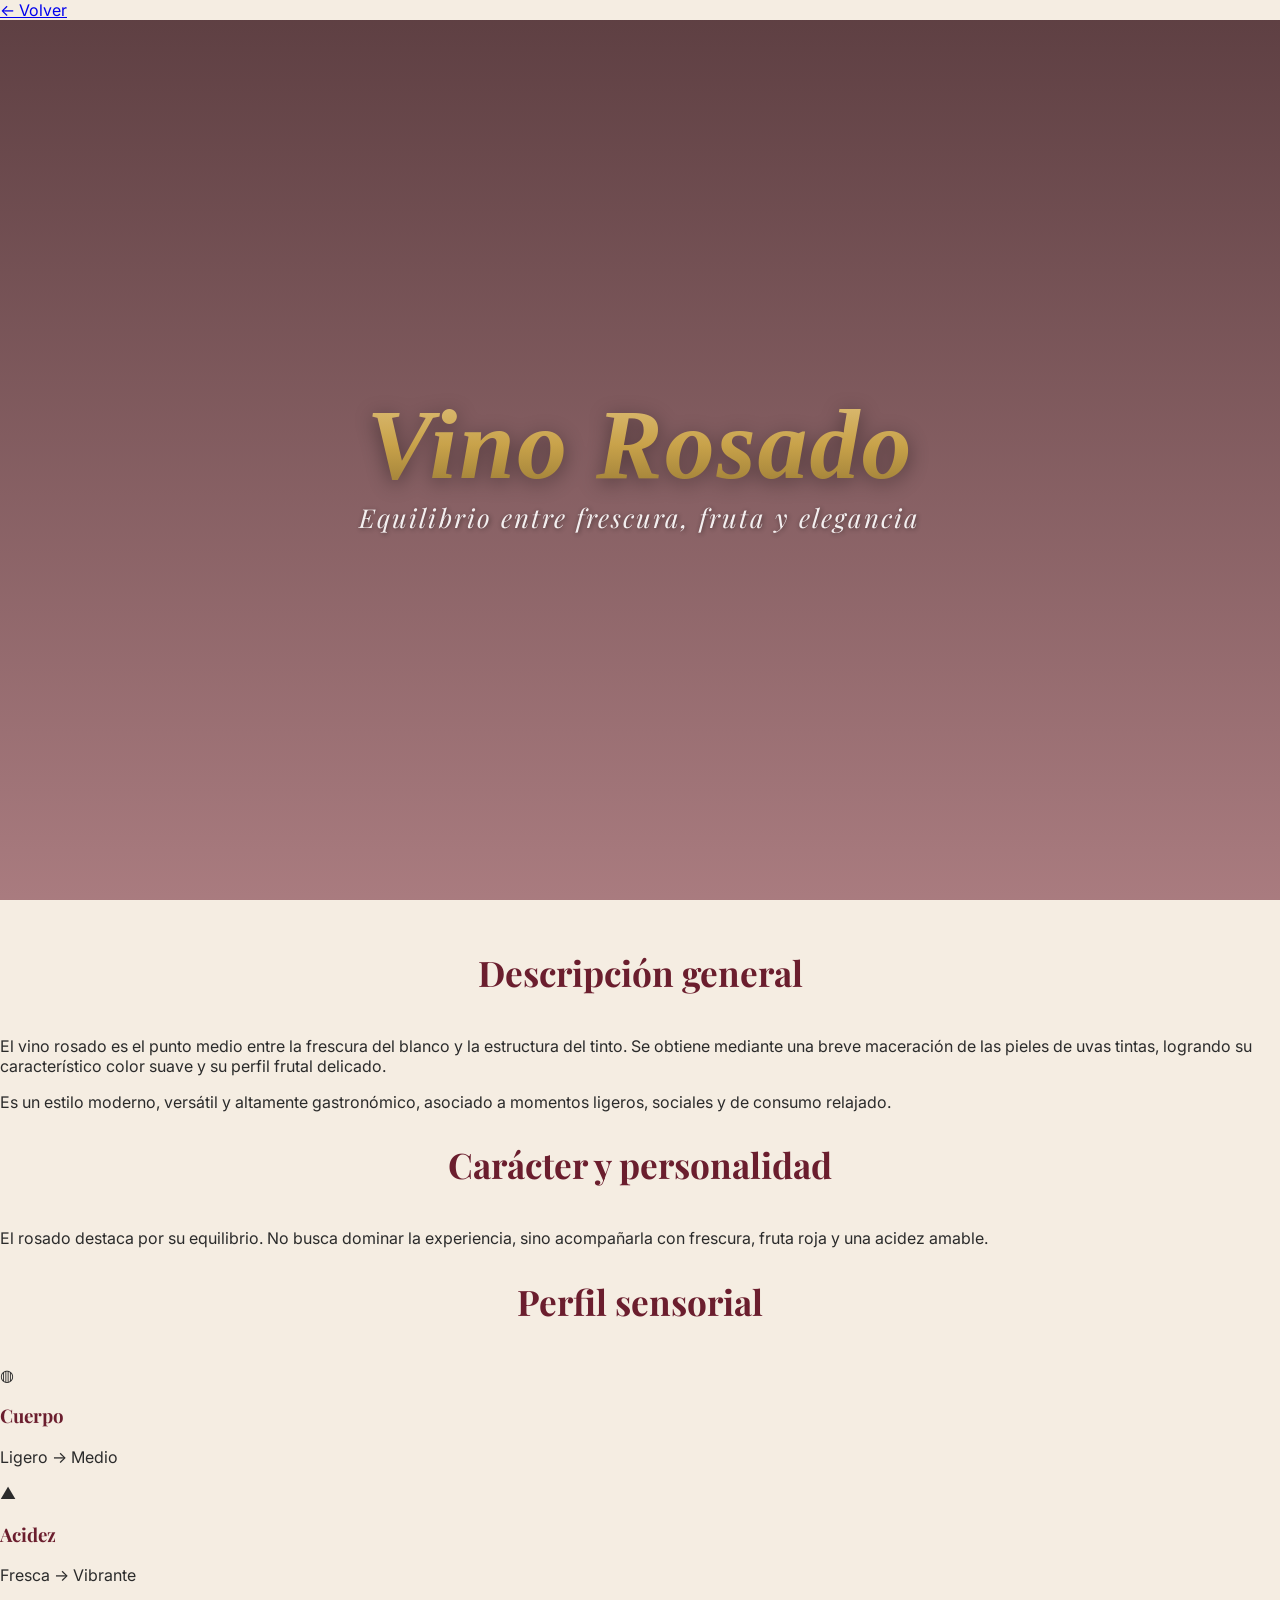
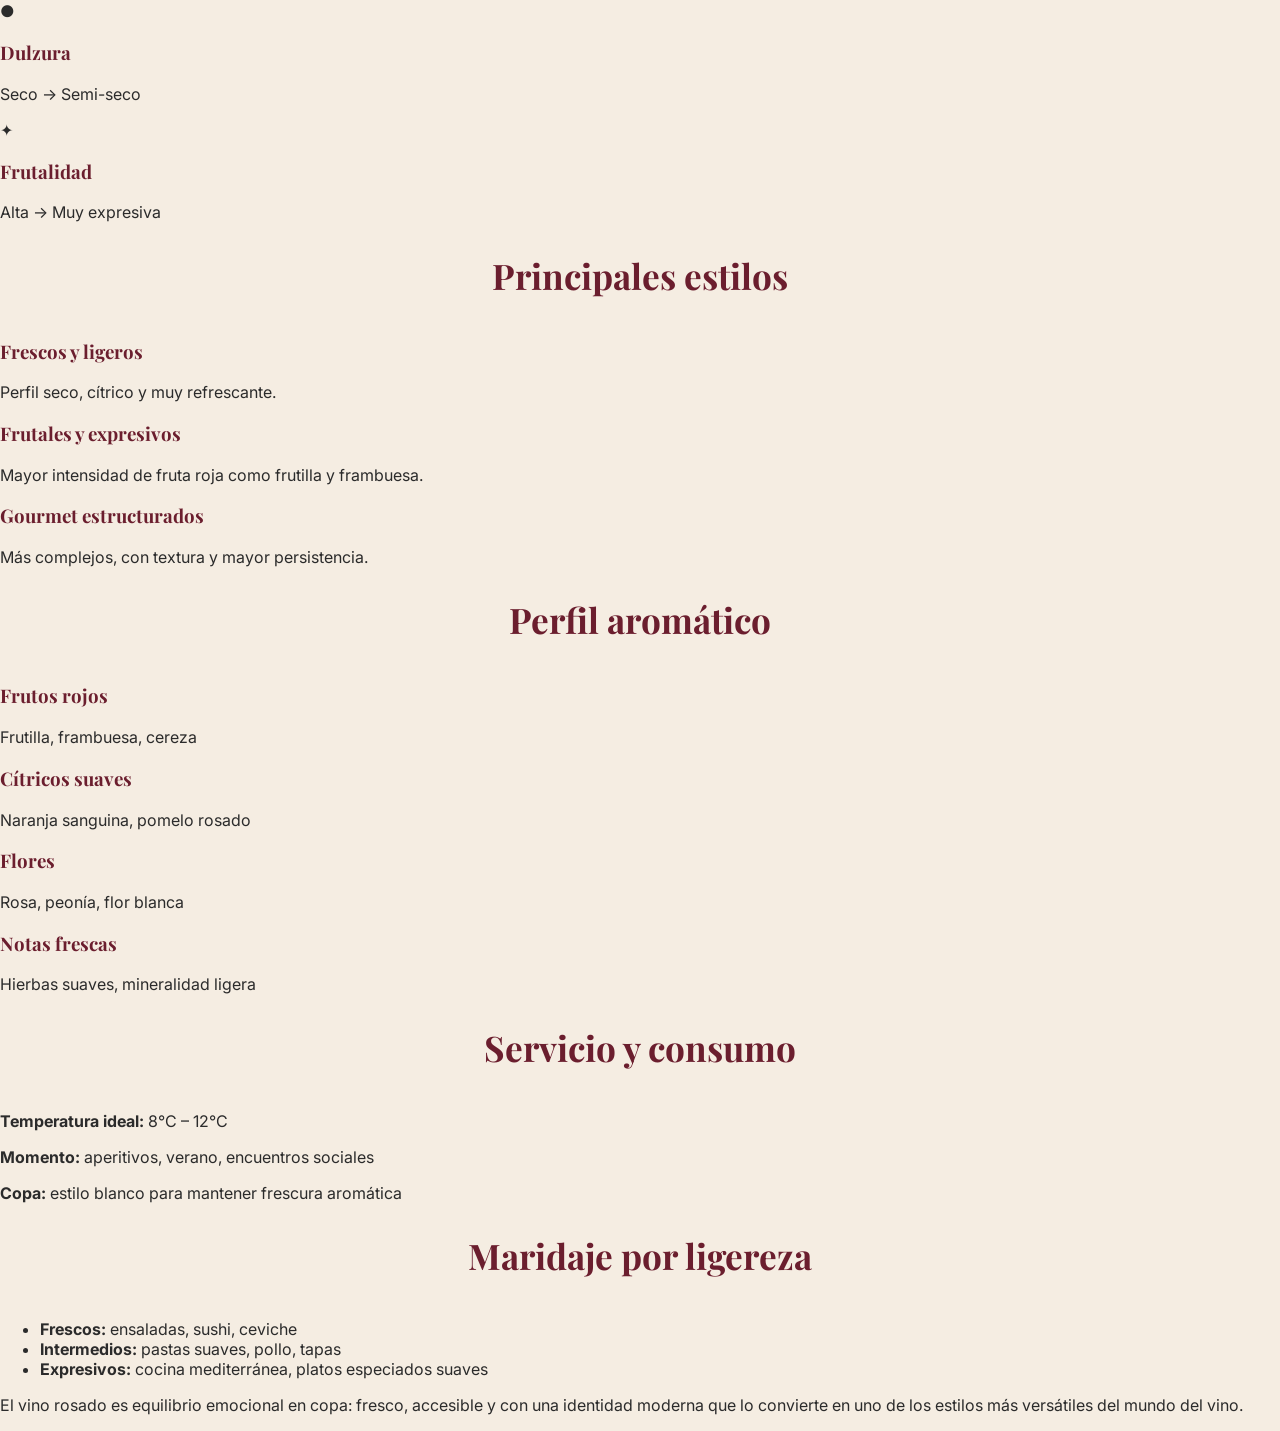
<file: rosado.html>
<!DOCTYPE html>
<html lang="es">
<head>
<meta charset="UTF-8">
<title>Vino Rosado</title>

<link href="https://fonts.googleapis.com/css2?family=Playfair+Display:wght@500;600&family=Inter:wght@300;400;500&display=swap" rel="stylesheet">

<link rel="stylesheet" href="styles.css">
</head>

<body>

<a class="back" href="index.html">← Volver</a>

<header class="hero">
    <div class="hero-content">
        <h1>Vino Rosado</h1>
        <p>Equilibrio entre frescura, fruta y elegancia</p>
    </div>
</header>

<main class="wine-container">

<!-- =========================
     INTRO
========================= -->

<section>

<h2>Descripción general</h2>

<p>
El vino rosado es el punto medio entre la frescura del blanco y la estructura del tinto.
Se obtiene mediante una breve maceración de las pieles de uvas tintas,
logrando su característico color suave y su perfil frutal delicado.
</p>

<p>
Es un estilo moderno, versátil y altamente gastronómico, asociado a momentos ligeros,
sociales y de consumo relajado.
</p>

</section>

<!-- =========================
     CARÁCTER
========================= -->

<section>

<h2>Carácter y personalidad</h2>

<p>
El rosado destaca por su equilibrio. No busca dominar la experiencia,
sino acompañarla con frescura, fruta roja y una acidez amable.
</p>

</section>

<!-- =========================
     PERFIL SENSORIAL
========================= -->

<section>

<h2>Perfil sensorial</h2>

<div class="sensorial-grid">

<div class="sensorial-card">
    <div class="icon">◍</div>
    <h3>Cuerpo</h3>
    <div class="bar light"></div>
    <p>Ligero → Medio</p>
</div>

<div class="sensorial-card">
    <div class="icon">▲</div>
    <h3>Acidez</h3>
    <div class="bar high"></div>
    <p>Fresca → Vibrante</p>
</div>

<div class="sensorial-card">
    <div class="icon">●</div>
    <h3>Dulzura</h3>
    <div class="bar medium"></div>
    <p>Seco → Semi-seco</p>
</div>

<div class="sensorial-card">
    <div class="icon">✦</div>
    <h3>Frutalidad</h3>
    <div class="bar strong"></div>
    <p>Alta → Muy expresiva</p>
</div>

</div>

</section>

<!-- =========================
     ESTILOS
========================= -->

<section>

<h2>Principales estilos</h2>

<div class="styles">

<div class="style">
<h3>Frescos y ligeros</h3>
<p>Perfil seco, cítrico y muy refrescante.</p>
</div>

<div class="style">
<h3>Frutales y expresivos</h3>
<p>Mayor intensidad de fruta roja como frutilla y frambuesa.</p>
</div>

<div class="style">
<h3>Gourmet estructurados</h3>
<p>Más complejos, con textura y mayor persistencia.</p>
</div>

</div>

</section>

<!-- =========================
     AROMAS
========================= -->

<section>

<h2>Perfil aromático</h2>

<div class="aromas">

<div class="aroma">
<h3>Frutos rojos</h3>
<p>Frutilla, frambuesa, cereza</p>
</div>

<div class="aroma">
<h3>Cítricos suaves</h3>
<p>Naranja sanguina, pomelo rosado</p>
</div>

<div class="aroma">
<h3>Flores</h3>
<p>Rosa, peonía, flor blanca</p>
</div>

<div class="aroma">
<h3>Notas frescas</h3>
<p>Hierbas suaves, mineralidad ligera</p>
</div>

</div>

</section>

<!-- =========================
     SERVICIO
========================= -->

<section class="dark-accent">

<h2>Servicio y consumo</h2>

<p><strong>Temperatura ideal:</strong> 8°C – 12°C</p>
<p><strong>Momento:</strong> aperitivos, verano, encuentros sociales</p>
<p><strong>Copa:</strong> estilo blanco para mantener frescura aromática</p>

</section>

<!-- =========================
     MARIDAJE
========================= -->

<section>

<h2>Maridaje por ligereza</h2>

<ul>
<li><strong>Frescos:</strong> ensaladas, sushi, ceviche</li>
<li><strong>Intermedios:</strong> pastas suaves, pollo, tapas</li>
<li><strong>Expresivos:</strong> cocina mediterránea, platos especiados suaves</li>
</ul>

</section>

<!-- =========================
     CIERRE
========================= -->

<section>

<p>
El vino rosado es equilibrio emocional en copa: fresco, accesible y con una identidad moderna que lo convierte en uno de los estilos más versátiles del mundo del vino.
</p>

</section>

</main>

</body>
</html>
</file>
<file: styles.css>
:root {
    --bg: #F5EDE2;
    --greige: #CFC6BB;
    --wine: #6B1E2E;
    --wine-dark: #2A040C;
    --gold: #C8A24A;
    --gold-light: #E5C786;
    --text: #2B2B2B;
    --text-soft: #5A4A4A;
    --fancy-font: 'Cormorant', serif;
}
/* =========================
   BASE
========================= */
body {
    margin: 0;
    font-family: 'Inter', sans-serif;
    color: var(--text);
    background-color: var(--bg);
    background-image: 
        linear-gradient(rgba(245, 237, 226, 0.94), rgba(245, 237, 226, 0.94)),
        url('https://www.transparenttextures.com/patterns/pinstripe.png'); 
    background-attachment: fixed;
}
/* =========================
   HERO GLOBAL
========================= */
.hero {
    height: 100vh;
    display: flex;
    align-items: center;
    justify-content: center;
    text-align: center;
    background: linear-gradient(
                    rgba(42, 4, 12, 0.75), 
                    rgba(107, 30, 46, 0.55)
                ), 
                url('https://images.unsplash.com/photo-1510812431401-41d2bd2722f3?auto=format&fit=crop&w=1600&q=80');
    background-size: cover;
    background-position: center;
    background-attachment: fixed;
}
.hero-content {
    max-width: 800px;
}
.hero-content h1 {
    font-family: var(--fancy-font);
    font-style: italic;
    font-size: clamp(60px, 9vw, 100px);
    margin: 0;
    line-height: 1.1;
    letter-spacing: 2px;
    background: linear-gradient(to bottom, var(--gold-light) 0%, var(--gold) 50%, #8A6E2F 100%);
    -webkit-background-clip: text;
    -webkit-text-fill-color: transparent;
    filter: drop-shadow(0px 4px 10px rgba(0,0,0,0.4));
    padding: 10px;
}
.hero-content p {
    font-family: 'Playfair Display', serif;
    font-style: italic;
    color: white;
    font-size: clamp(18px, 4vw, 26px);
    letter-spacing: 2px;
    margin-top: -10px;
    opacity: 0.9;
    text-shadow: 1px 1px 5px rgba(0,0,0,0.5);
}
/* =========================
   CONTENIDO GENERAL
========================= */
.container {
    max-width: 1200px;
    margin: auto;
    padding: 80px 20px;
}
h2 {
    font-family: 'Playfair Display', serif;
    color: var(--wine);
    text-align: center;
    font-size: 2.2rem;
    margin-bottom: 40px;
}
h3 {
    font-family: 'Playfair Display', serif;
    color: var(--wine);
}
.cards {
    display: grid;
    grid-template-columns: repeat(auto-fit, minmax(250px, 1fr));
    gap: 20px;
}
.card {
    background: rgba(255, 255, 255, 0.7);
    backdrop-filter: blur(10px);
    border: 1px solid var(--greige);
    padding: 30px;
    text-decoration: none;
    color: var(--text);
    text-align: center;
    transition: 0.4s;
    font-weight: 500;
}
.card:hover {
    transform: translateY(-10px);
    background: white;
    border-color: var(--gold);
}
/* =========================
   NEWSLETTER
========================= */
.newsletter {
    background: var(--wine-dark);
    padding: 80px 20px;
    color: white;
    text-align: center;
    margin: 60px 0;
}
.newsletter h2 { color: var(--gold); }
.newsletter input {
    background: transparent;
    border: none;
    border-bottom: 1px solid var(--gold);
    color: white;
    padding: 10px;
    margin: 10px;
    width: 250px;
    outline: none;
}
button {
    background: var(--gold);
    color: var(--wine-dark);
    border: none;
    padding: 12px 30px;
    font-weight: 700;
    text-transform: uppercase;
    cursor: pointer;
    transition: 0.3s;
}
button:hover {
    background: white;
    letter-spacing: 1px;
}
/* =========================
   VINO TINTO (NUEVO)
========================= */
/* HERO específico */
.hero-tinto {
    background: linear-gradient(
                    rgba(42, 4, 12, 0.85), 
                    rgba(107, 30, 46, 0.65)
                ), 
                url('https://images.unsplash.com/photo-1506377247377-2a5b3b417ebb?auto=format&fit=crop&w=1600&q=80');
}
/* Secciones */
.info-section {
    margin-bottom: 60px;
    text-align: center;
}
.info-section p {
    max-width: 800px;
    margin: 10px auto;
    line-height: 1.7;
}
/* Grid */
.grid-3 {
    display: grid;
    grid-template-columns: repeat(auto-fit, minmax(250px, 1fr));
    gap: 20px;
    margin: 40px 0;
}
/* Pasos de cata */
.steps {
    display: grid;
    grid-template-columns: repeat(auto-fit, minmax(220px, 1fr));
    gap: 20px;
    margin-top: 30px;
}
.step {
    background: rgba(255,255,255,0.6);
    padding: 20px;
    border: 1px solid var(--greige);
    backdrop-filter: blur(8px);
    transition: 0.3s;
}
.step:hover {
    transform: translateY(-5px);
    background: white;
}
/* Maridaje */
.maridaje {
    background: rgba(107, 30, 46, 0.05);
    padding: 40px;
    border-radius: 10px;
}
</file>
